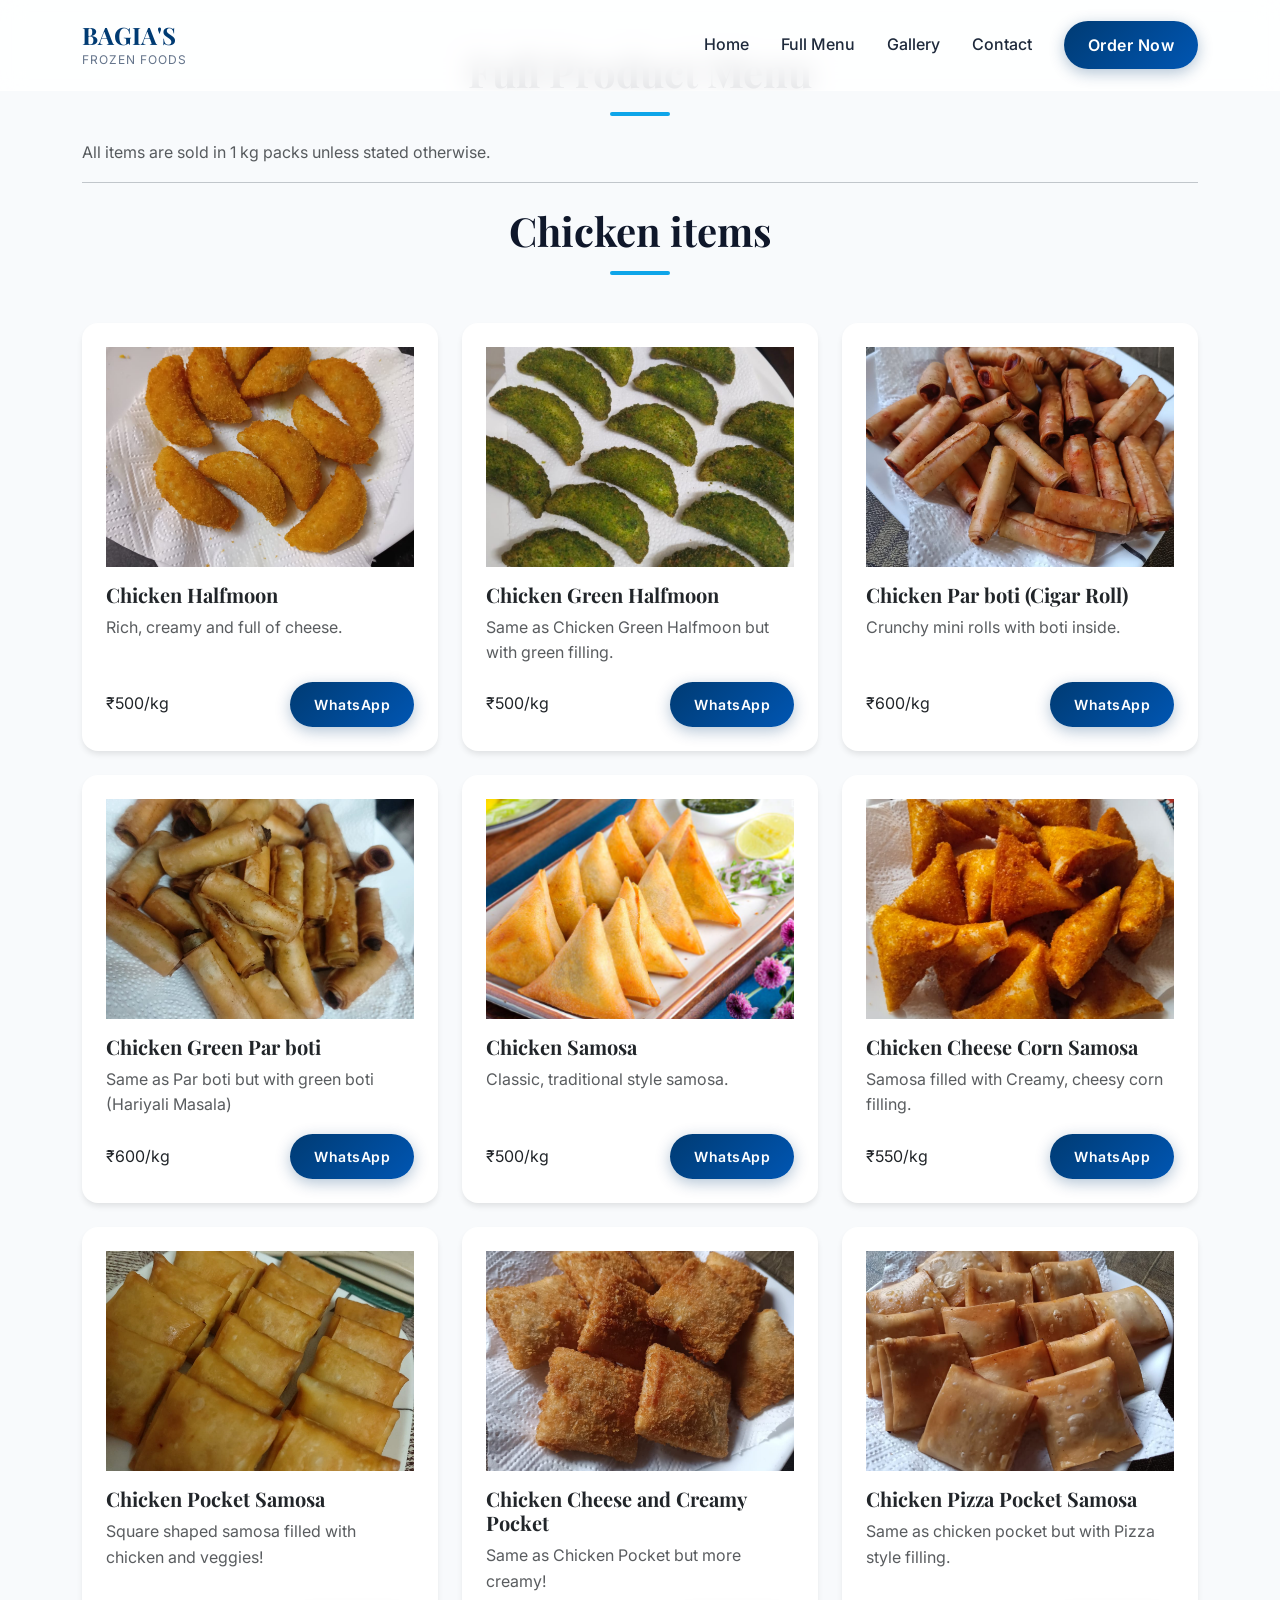
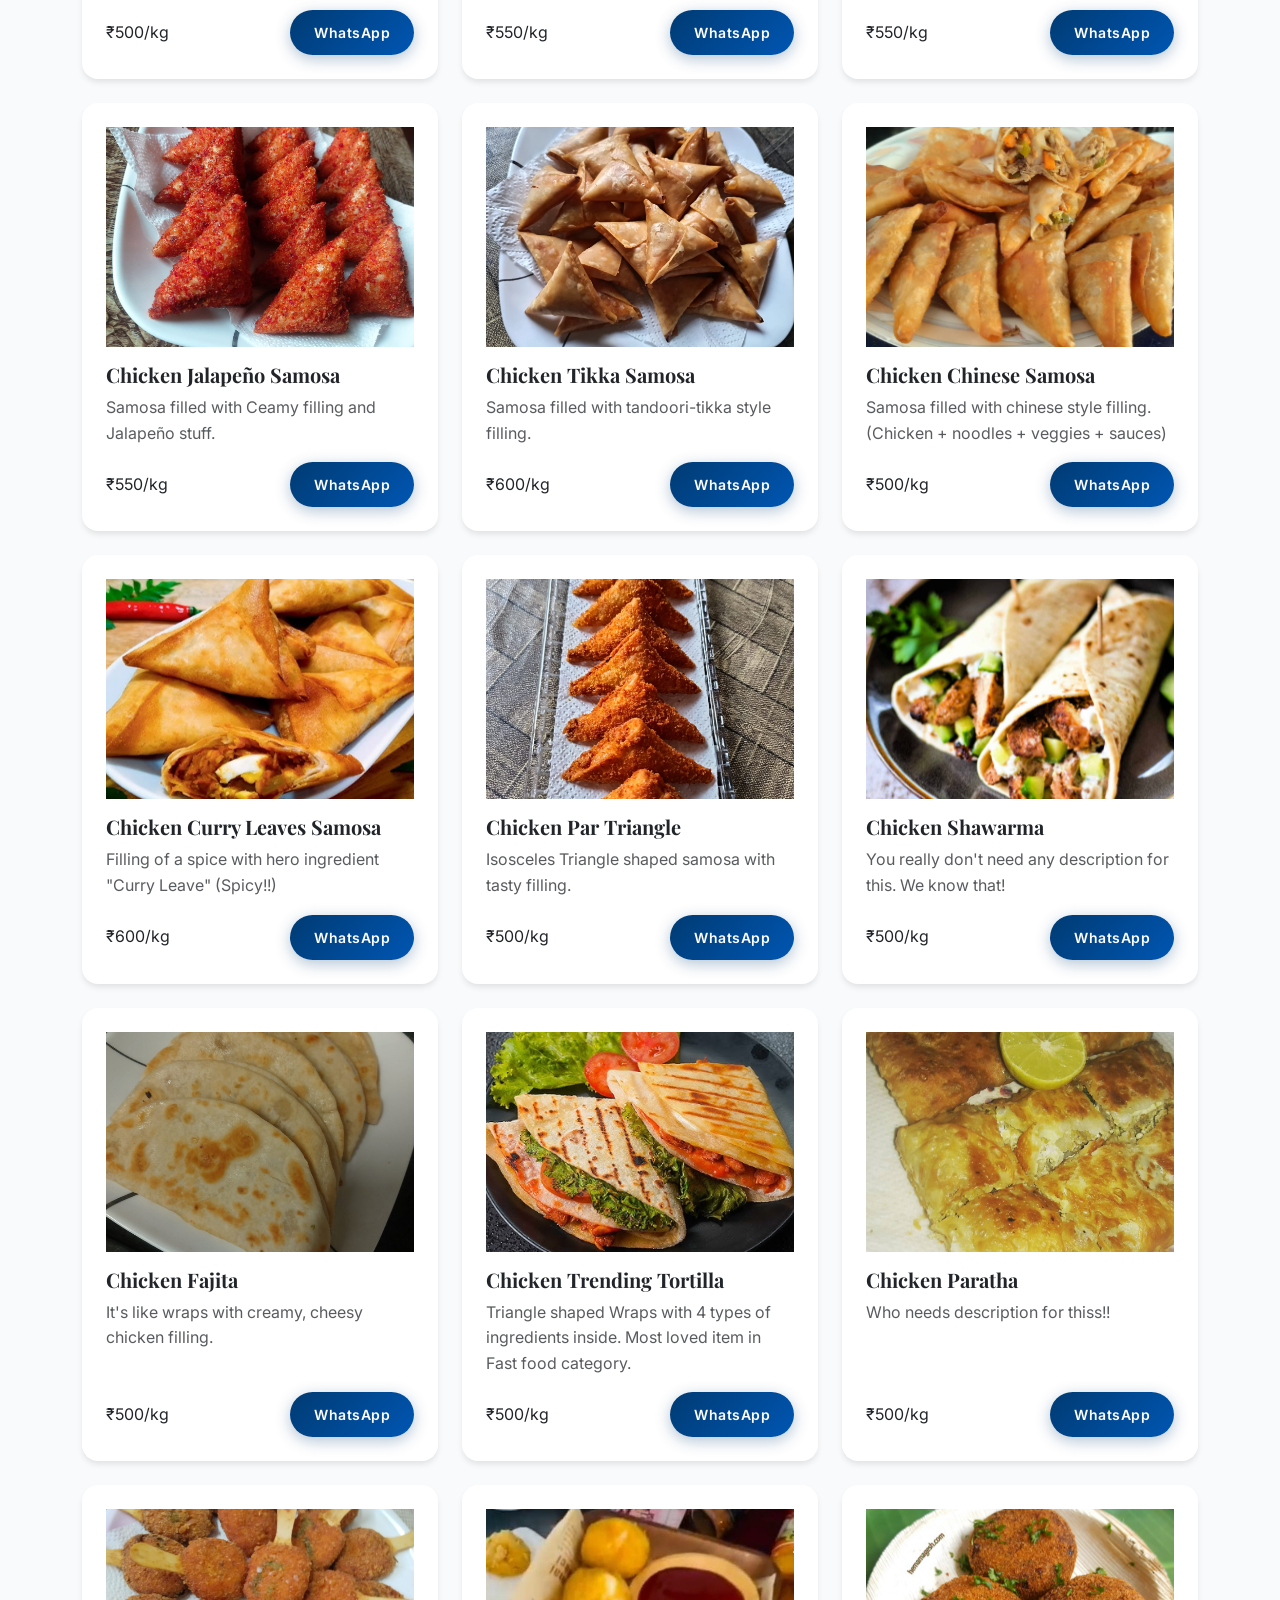
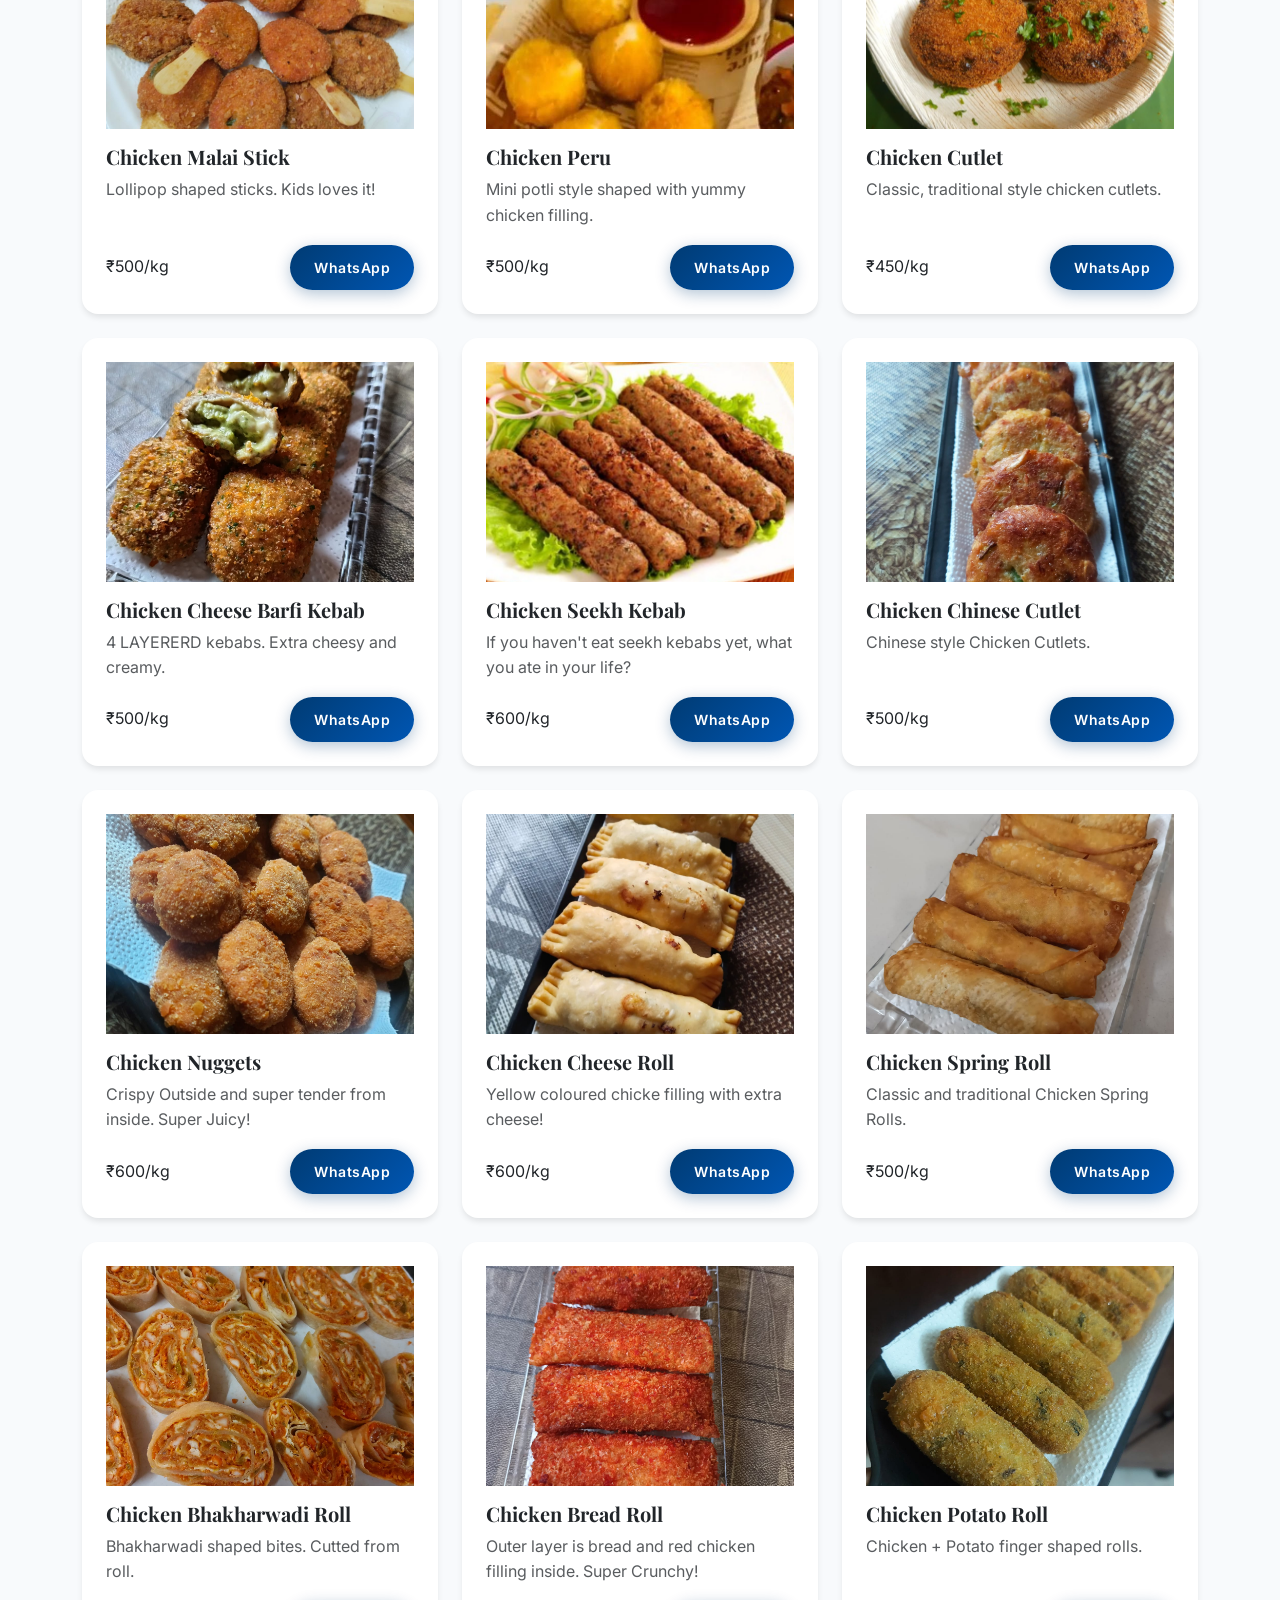
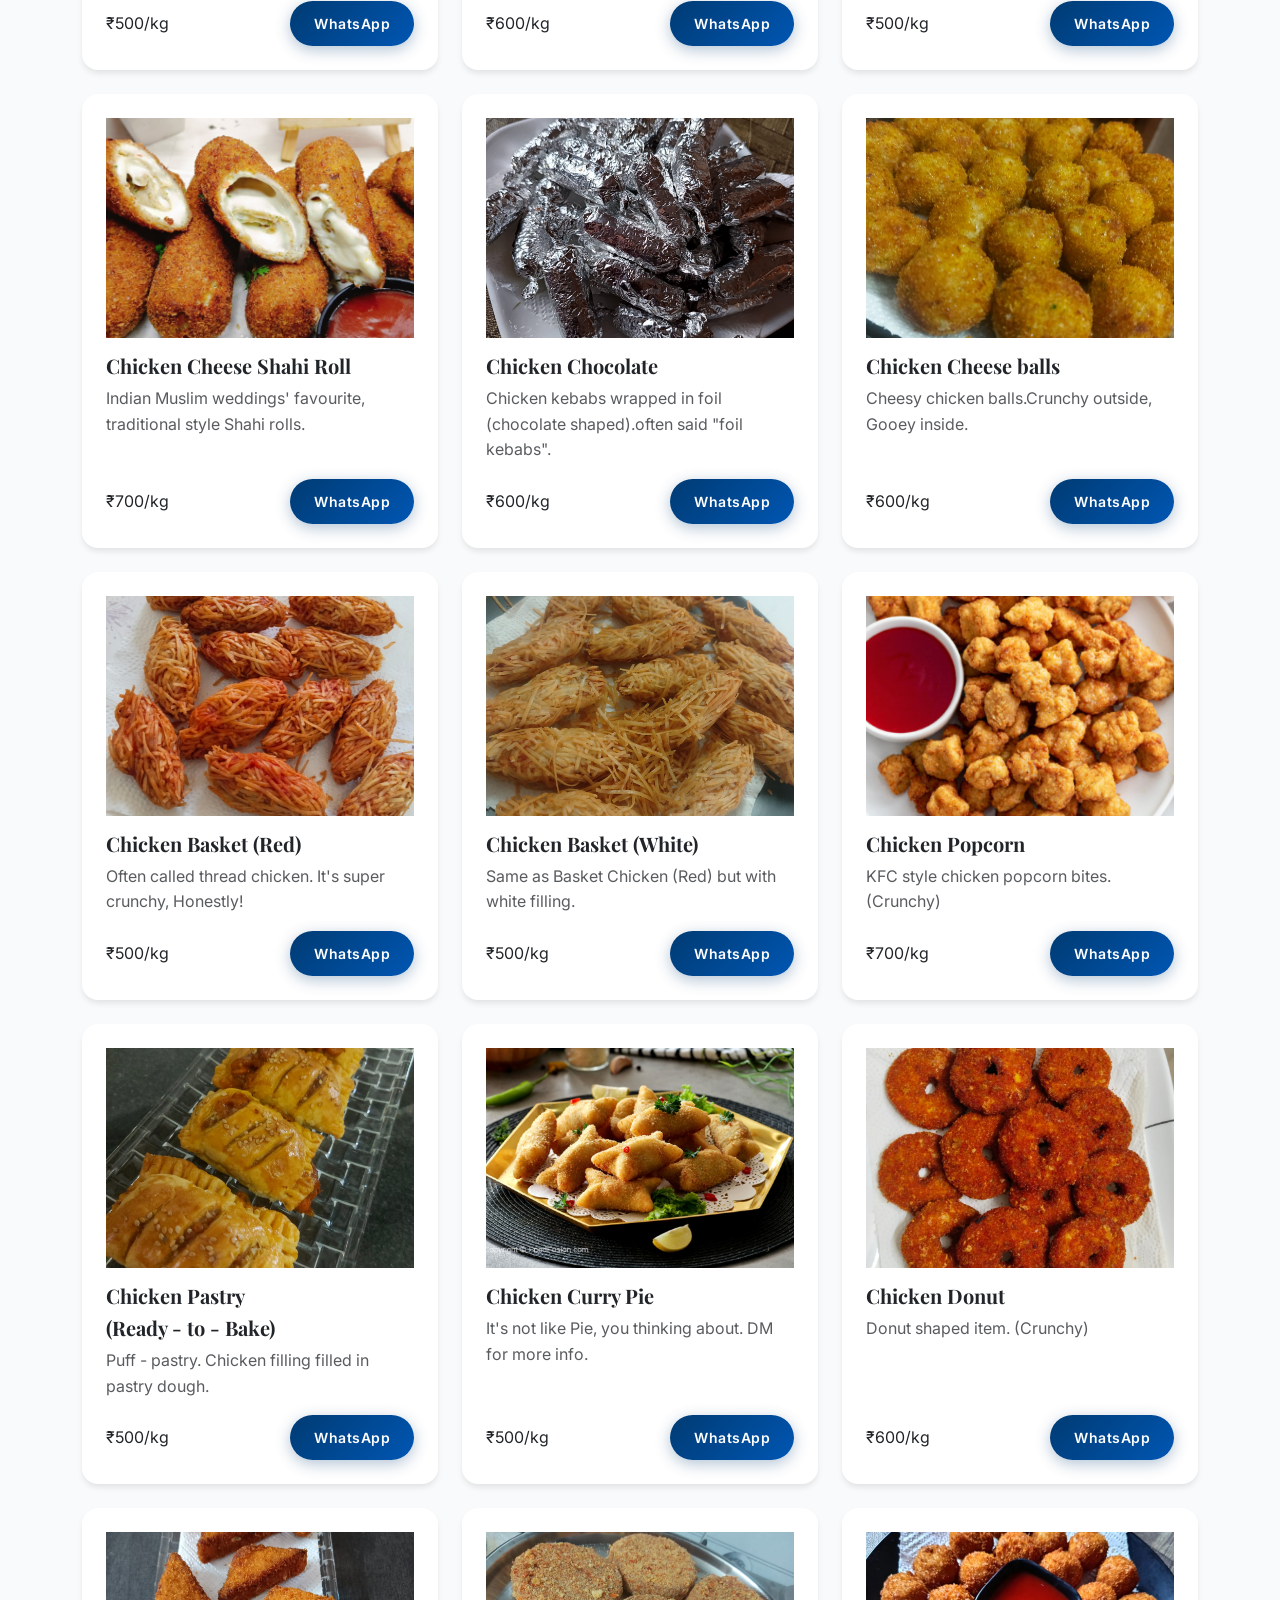
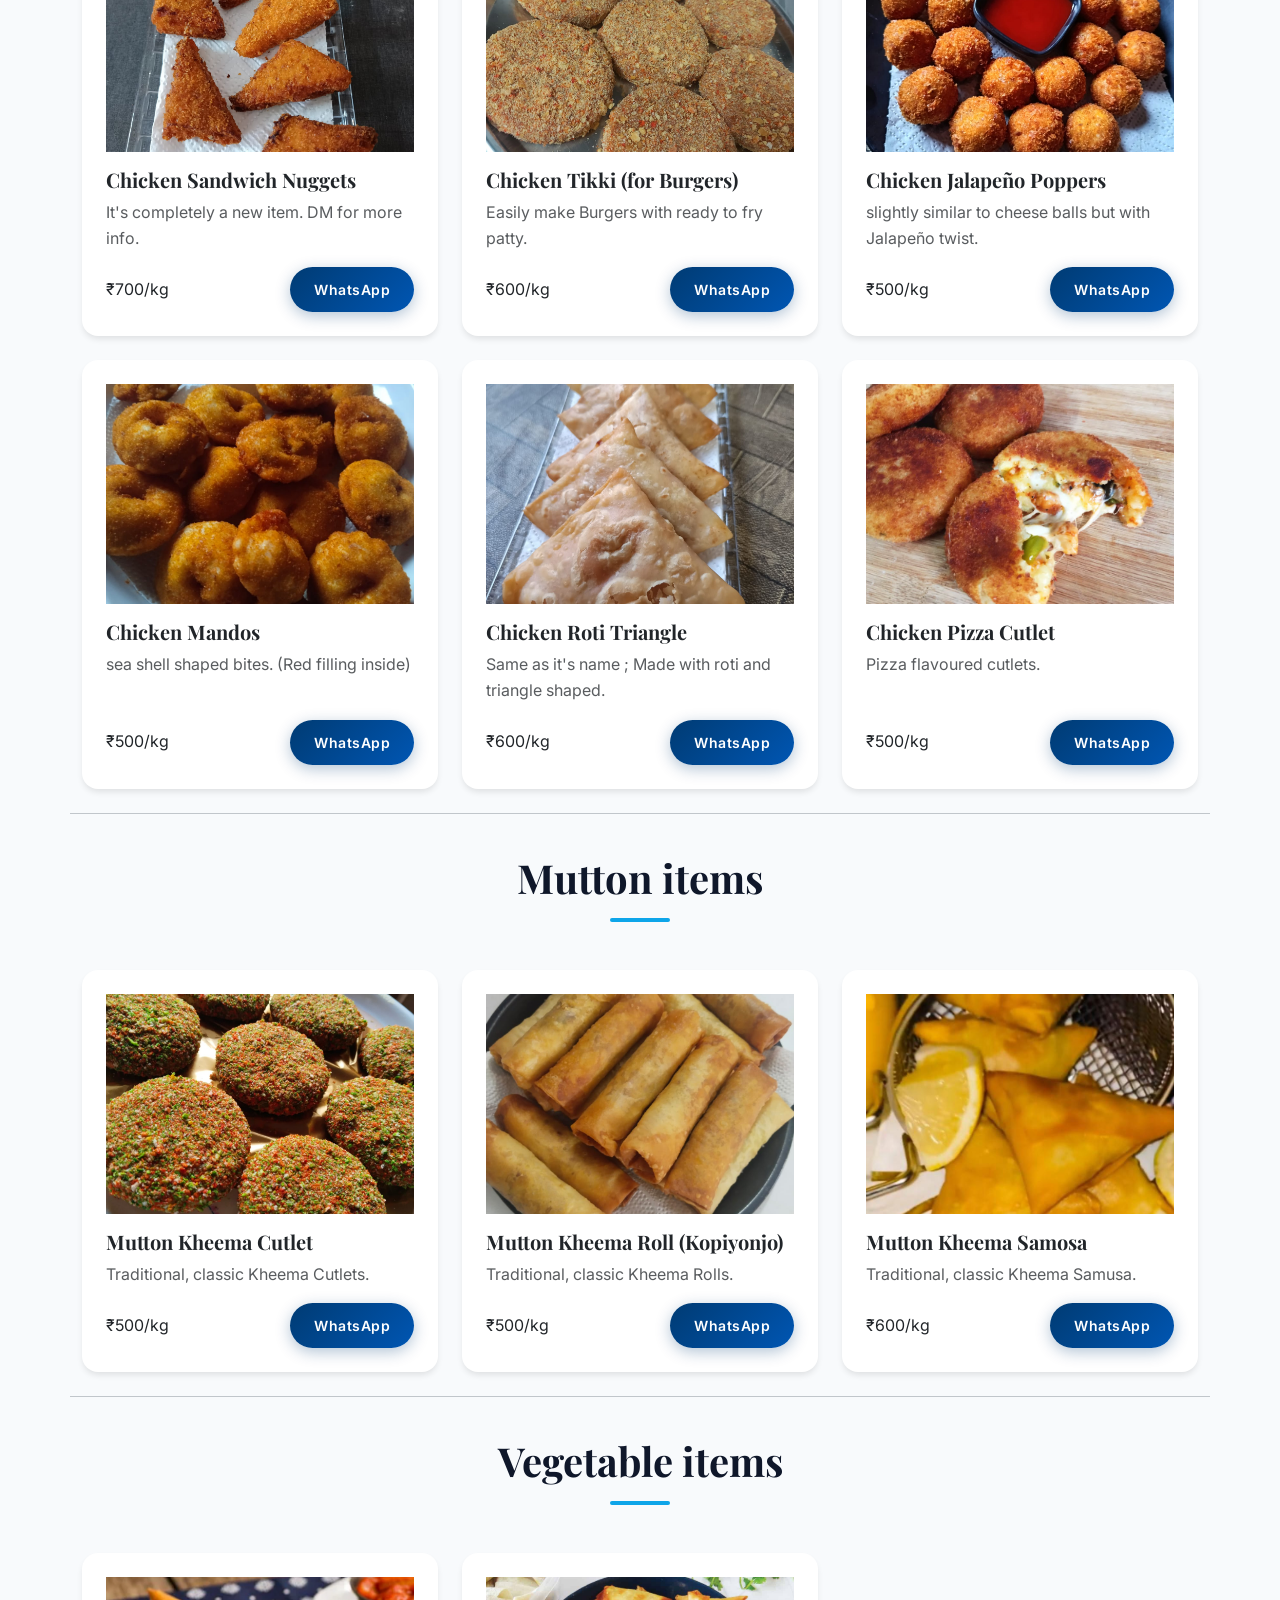
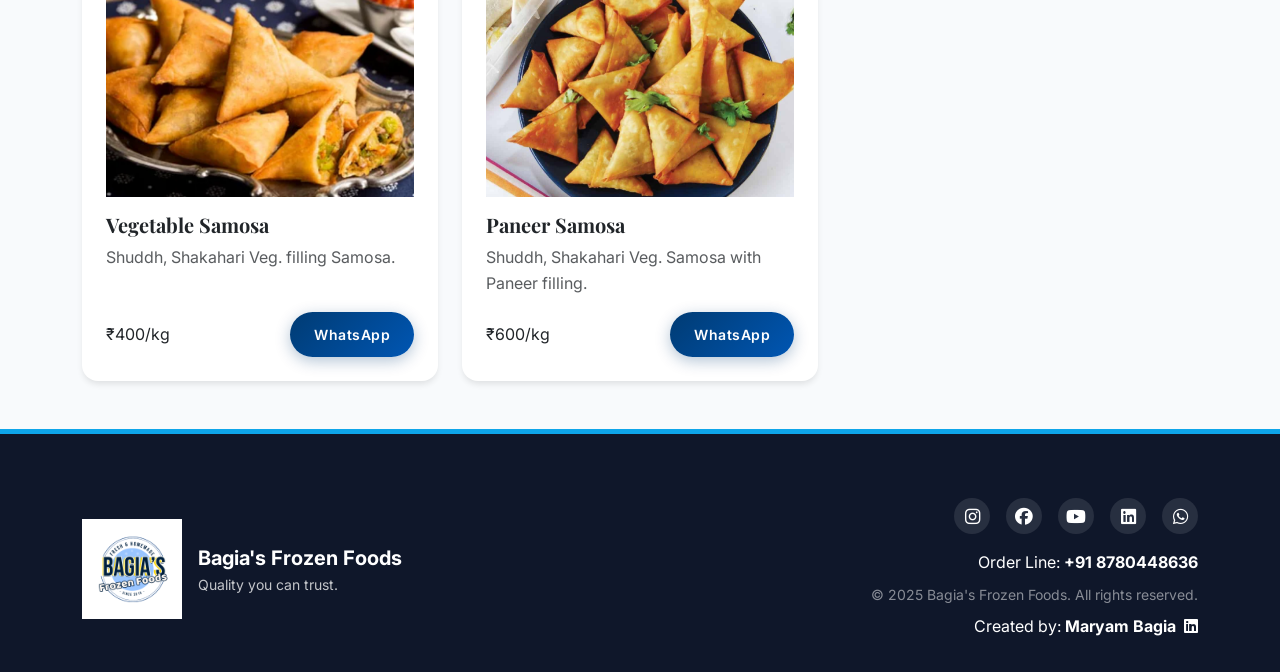
<file: products.html>
<!doctype html>
<html lang="en">

<head>
  <meta charset="utf-8" />
  <meta name="viewport" content="width=device-width, initial-scale=1" />
  <title>Products - BAGIA'S Frozen Foods</title>
  <link href="https://cdn.jsdelivr.net/npm/bootstrap@5.3.2/dist/css/bootstrap.min.css" rel="stylesheet">
  <link rel="stylesheet" href="https://cdnjs.cloudflare.com/ajax/libs/font-awesome/6.5.1/css/all.min.css">
  <link href="style.css" rel="stylesheet">
</head>

<body>
  <nav class="navbar navbar-expand-lg fixed-top">
    <div class="container">
      <a class="navbar-brand d-flex align-items-center gap-3" href="index.html">
        <div class="d-flex flex-column">
          <span class="brand-title">BAGIA'S</span>
          <span class="brand-sub">Frozen Foods</span>
        </div>
      </a>
      <button class="navbar-toggler" type="button" data-bs-toggle="collapse" data-bs-target="#navMenu">
        <span class="navbar-toggler-icon"></span>
      </button>
      <div class="collapse navbar-collapse" id="navMenu">
        <ul class="navbar-nav ms-auto align-items-center">
          <li class="nav-item"><a class="nav-link" href="index.html">Home</a></li>
          <li class="nav-item"><a class="nav-link active" href="#">Full Menu</a></li>
          <li class="nav-item"><a class="nav-link" href="index.html#gallery">Gallery</a></li>
          <li class="nav-item"><a class="nav-link" href="index.html#contact">Contact</a></li>
          <li class="nav-item ms-lg-3 mt-3 mt-lg-0">
            <a class="btn btn-primary" href="index.html#order">Order Now</a>
          </li>
        </ul>
      </div>
    </div>
  </nav>

  <main class="py-5">
    <div class="container">
      <h1 class="section-title mb-4 fw-bold">Full Product Menu</h1>
      <p class="text-muted mb-3">All items are sold in 1 kg packs unless stated otherwise.</p>
      <hr class="mb-4 mt-3">

      <h2 class="section-title mb-4">Chicken items</h2>

      <div id="menu" class="row g-4 mt-3">

        <div class="col-12 col-md-6 col-lg-4">
          <div class="card product-card h-100">
            <div class="card-body d-flex flex-column">
              <div class="img-wrapper mb-3"><img src="halfmoon.jpeg" alt="Chicken Halfmoon"></div>
              <h5 class="card-title">Chicken Halfmoon</h5>
              <p class="card-text text-muted">Rich, creamy and full of cheese.</p>
              <div class="mt-auto d-flex justify-content-between align-items-center">
                <div class="price">₹500/kg</div>
                <div class="btn-group">
                  <a href="https://wa.me/918780448636?text=Hi%20I%20want%20to%20order%20Chicken%20Halfmoon"
                    target="_blank" class="btn btn-sm btn-primary">WhatsApp</a>
                </div>
              </div>
            </div>
          </div>
        </div>

        <div class="col-12 col-md-6 col-lg-4">
          <div class="card product-card h-100">
            <div class="card-body d-flex flex-column">
              <div class="img-wrapper mb-3"><img src="green halfmoon.jpeg" alt="Green Halfmoon"></div>
              <h5 class="card-title">Chicken Green Halfmoon</h5>
              <p class="card-text text-muted">Same as Chicken Green Halfmoon but with green filling.</p>
              <div class="mt-auto d-flex justify-content-between align-items-center">
                <div class="price">₹500/kg</div>
                <div class="btn-group">
                  <a href="https://wa.me/918780448636?text=Hi%20I%20want%20to%20order%20Chicken%20Green%20Halfmoon"
                    target="_blank" class="btn btn-sm btn-primary">WhatsApp</a>
                </div>
              </div>
            </div>
          </div>
        </div>

        <div class="col-12 col-md-6 col-lg-4">
          <div class="card product-card h-100">
            <div class="card-body d-flex flex-column">
              <div class="img-wrapper mb-3"><img src="par boti.jpeg" alt="Chicken Par boti"></div>
              <h5 class="card-title">Chicken Par boti (Cigar Roll)</h5>
              <p class="card-text text-muted">Crunchy mini rolls with boti inside.</p>
              <div class="mt-auto d-flex justify-content-between align-items-center">
                <div class="price">₹600/kg</div>
                <div class="btn-group">
                  <a href="https://wa.me/918780448636?text=Hi%20I%20want%20to%20order%20Chicken%20Par%20boti"
                    target="_blank" class="btn btn-sm btn-primary">WhatsApp</a>
                </div>
              </div>
            </div>
          </div>
        </div>

        <div class="col-12 col-md-6 col-lg-4">
          <div class="card product-card h-100">
            <div class="card-body d-flex flex-column">
              <div class="img-wrapper mb-3"><img src="green par boti.jpeg" alt="Chicken Green Par boti"></div>
              <h5 class="card-title">Chicken Green Par boti</h5>
              <p class="card-text text-muted">Same as Par boti but with green boti (Hariyali Masala)</p>
              <div class="mt-auto d-flex justify-content-between align-items-center">
                <div class="price">₹600/kg</div>
                <div class="btn-group">
                  <a href="https://wa.me/918780448636?text=Hi%20I%20want%20to%20order%20Chicken%20Green%20Par%20boti"
                    target="_blank" class="btn btn-sm btn-primary">WhatsApp</a>
                </div>
              </div>
            </div>
          </div>
        </div>

        <div class="col-12 col-md-6 col-lg-4">
          <div class="card product-card h-100">
            <div class="card-body d-flex flex-column">
              <div class="img-wrapper mb-3"><img src="chicken samosa.png" alt="Chicken Samosa"></div>
              <h5 class="card-title">Chicken Samosa</h5>
              <p class="card-text text-muted">Classic, traditional style samosa.</p>
              <div class="mt-auto d-flex justify-content-between align-items-center">
                <div class="price">₹500/kg</div>
                <div class="btn-group">
                  <a href="https://wa.me/918780448636?text=Hi%20I%20want%20to%20order%20Chicken%20Samosa"
                    target="_blank" class="btn btn-sm btn-primary">WhatsApp</a>
                </div>
              </div>
            </div>
          </div>
        </div>

        <div class="col-12 col-md-6 col-lg-4">
          <div class="card product-card h-100">
            <div class="card-body d-flex flex-column">
              <div class="img-wrapper mb-3"><img src="cheese corn samosa.jpeg" alt="Chicken Cheese Corn Samosa"></div>
              <h5 class="card-title">Chicken Cheese Corn Samosa</h5>
              <p class="card-text text-muted">Samosa filled with Creamy, cheesy corn filling.</p>
              <div class="mt-auto d-flex justify-content-between align-items-center">
                <div class="price">₹550/kg</div>
                <div class="btn-group">
                  <a href="https://wa.me/918780448636?text=Hi%20I%20want%20to%20order%20Chicken%20Cheese%Corn%20Samosa"
                    target="_blank" class="btn btn-sm btn-primary">WhatsApp</a>
                </div>
              </div>
            </div>
          </div>
        </div>

        <div class="col-12 col-md-6 col-lg-4">
          <div class="card product-card h-100">
            <div class="card-body d-flex flex-column">
              <div class="img-wrapper mb-3"><img src="pocket.jpeg" alt="Chicken Pocket Samosa"></div>
              <h5 class="card-title">Chicken Pocket Samosa</h5>
              <p class="card-text text-muted">Square shaped samosa filled with chicken and veggies!</p>
              <div class="mt-auto d-flex justify-content-between align-items-center">
                <div class="price">₹500/kg</div>
                <div class="btn-group">
                  <a href="https://wa.me/918780448636?text=Hi%20I%20want%20to%20order%20Chicken%20Pocket%20Samosa"
                    target="_blank" class="btn btn-sm btn-primary">WhatsApp</a>
                </div>
              </div>
            </div>
          </div>
        </div>

        <div class="col-12 col-md-6 col-lg-4">
          <div class="card product-card h-100">
            <div class="card-body d-flex flex-column">
              <div class="img-wrapper mb-3"><img src="creamy pocket.jpeg" alt="Chicken Creamy Pocket"></div>
              <h5 class="card-title">Chicken Cheese and Creamy Pocket</h5>
              <p class="card-text text-muted">Same as Chicken Pocket but more creamy!</p>
              <div class="mt-auto d-flex justify-content-between align-items-center">
                <div class="price">₹550/kg</div>
                <div class="btn-group">
                  <a href="https://wa.me/918780448636?text=Hi%20I%20want%20to%20order%20Chicken%20Cheese%and%20Creamy%Pocket"
                    target="_blank" class="btn btn-sm btn-primary">WhatsApp</a>
                </div>
              </div>
            </div>
          </div>
        </div>

        <div class="col-12 col-md-6 col-lg-4">
          <div class="card product-card h-100">
            <div class="card-body d-flex flex-column">
              <div class="img-wrapper mb-3"><img src="pizza pocket.jpeg" alt="Chicken Pizza Pocket"></div>
              <h5 class="card-title">Chicken Pizza Pocket Samosa</h5>
              <p class="card-text text-muted">Same as chicken pocket but with Pizza style filling.</p>
              <div class="mt-auto d-flex justify-content-between align-items-center">
                <div class="price">₹550/kg</div>
                <div class="btn-group">
                  <a href="https://wa.me/918780448636?text=Hi%20I%20want%20to%20order%20Chicken%20Pizza%20Pocket%20Samosa"
                    target="_blank" class="btn btn-sm btn-primary">WhatsApp</a>
                </div>
              </div>
            </div>
          </div>
        </div>

        <div class="col-12 col-md-6 col-lg-4">
          <div class="card product-card h-100">
            <div class="card-body d-flex flex-column">
              <div class="img-wrapper mb-3"><img src="Jalepeno samusa.jpeg" alt="Chicken Jalapeño Samosa"></div>
              <h5 class="card-title">Chicken Jalapeño Samosa</h5>
              <p class="card-text text-muted">Samosa filled with Ceamy filling and Jalapeño stuff.</p>
              <div class="mt-auto d-flex justify-content-between align-items-center">
                <div class="price">₹550/kg</div>
                <div class="btn-group">
                  <a href="https://wa.me/918780448636?text=Hi%20I%20want%20to%20order%20Chicken%20Jalapeño%20Samosa"
                    target="_blank" class="btn btn-sm btn-primary">WhatsApp</a>
                </div>
              </div>
            </div>
          </div>
        </div>

        <div class="col-12 col-md-6 col-lg-4">
          <div class="card product-card h-100">
            <div class="card-body d-flex flex-column">
              <div class="img-wrapper mb-3"><img src="tikka samusa.jpeg" alt="Chicken Tikka Samosa"></div>
              <h5 class="card-title">Chicken Tikka Samosa</h5>
              <p class="card-text text-muted">Samosa filled with tandoori-tikka style filling.</p>
              <div class="mt-auto d-flex justify-content-between align-items-center">
                <div class="price">₹600/kg</div>
                <div class="btn-group">
                  <a href="https://wa.me/918780448636?text=Hi%20I%20want%20to%20order%20Chicken%20Tikka%20Samosa"
                    target="_blank" class="btn btn-sm btn-primary">WhatsApp</a>
                </div>
              </div>
            </div>
          </div>
        </div>

        <div class="col-12 col-md-6 col-lg-4">
          <div class="card product-card h-100">
            <div class="card-body d-flex flex-column">
              <div class="img-wrapper mb-3"><img src="chinese samosa.png" alt="Chicken Chinese Samosa"></div>
              <h5 class="card-title">Chicken Chinese Samosa</h5>
              <p class="card-text text-muted">Samosa filled with chinese style filling.(Chicken + noodles + veggies +
                sauces)</p>
              <div class="mt-auto d-flex justify-content-between align-items-center">
                <div class="price">₹500/kg</div>
                <div class="btn-group">
                  <a href="https://wa.me/918780448636?text=Hi%20I%20want%20to%20order%20Chicken%20Chinese%20Samosa"
                    target="_blank" class="btn btn-sm btn-primary">WhatsApp</a>
                </div>
              </div>
            </div>
          </div>
        </div>

        <div class="col-12 col-md-6 col-lg-4">
          <div class="card product-card h-100">
            <div class="card-body d-flex flex-column">
              <div class="img-wrapper mb-3"><img src="curry leaves samosa.png" alt="Chicken Curry leaves Samosa"></div>
              <h5 class="card-title">Chicken Curry Leaves Samosa</h5>
              <p class="card-text text-muted">Filling of a spice with hero ingredient "Curry Leave" (Spicy!!)</p>
              <div class="mt-auto d-flex justify-content-between align-items-center">
                <div class="price">₹600/kg</div>
                <div class="btn-group">
                  <a href="https://wa.me/918780448636?text=Hi%20I%20want%20to%20order%20Chicken%20Curry%Leaves%20Samosa"
                    target="_blank" class="btn btn-sm btn-primary">WhatsApp</a>
                </div>
              </div>
            </div>
          </div>
        </div>

        <div class="col-12 col-md-6 col-lg-4">
          <div class="card product-card h-100">
            <div class="card-body d-flex flex-column">
              <div class="img-wrapper mb-3"><img src="par triangle.jpeg" alt="Chicken Par Triangle"></div>
              <h5 class="card-title">Chicken Par Triangle</h5>
              <p class="card-text text-muted">Isosceles Triangle shaped samosa with tasty filling.</p>
              <div class="mt-auto d-flex justify-content-between align-items-center">
                <div class="price">₹500/kg</div>
                <div class="btn-group">
                  <a href="https://wa.me/918780448636?text=Hi%20I%20want%20to%20order%20Chicken%20Par%Triangle"
                    target="_blank" class="btn btn-sm btn-primary">WhatsApp</a>
                </div>
              </div>
            </div>
          </div>
        </div>

        <div class="col-12 col-md-6 col-lg-4">
          <div class="card product-card h-100">
            <div class="card-body d-flex flex-column">
              <div class="img-wrapper mb-3"><img src="shawarma.png" alt="Chicken Shawarma"></div>
              <h5 class="card-title">Chicken Shawarma</h5>
              <p class="card-text text-muted">You really don't need any description for this. We know that!</p>
              <div class="mt-auto d-flex justify-content-between align-items-center">
                <div class="price">₹500/kg</div>
                <div class="btn-group">
                  <a href="https://wa.me/918780448636?text=Hi%20I%20want%20to%20order%20Chicken%20Shawarma"
                    target="_blank" class="btn btn-sm btn-primary">WhatsApp</a>
                </div>
              </div>
            </div>
          </div>
        </div>

        <div class="col-12 col-md-6 col-lg-4">
          <div class="card product-card h-100">
            <div class="card-body d-flex flex-column">
              <div class="img-wrapper mb-3"><img src="fajita.jpeg" alt="Chicken Fajita"></div>
              <h5 class="card-title">Chicken Fajita</h5>
              <p class="card-text text-muted">It's like wraps with creamy, cheesy chicken filling.</p>
              <div class="mt-auto d-flex justify-content-between align-items-center">
                <div class="price">₹500/kg</div>
                <div class="btn-group">
                  <a href="https://wa.me/918780448636?text=Hi%20I%20want%20to%20order%20Chicken%20Fajita"
                    target="_blank" class="btn btn-sm btn-primary">WhatsApp</a>
                </div>
              </div>
            </div>
          </div>
        </div>

        <div class="col-12 col-md-6 col-lg-4">
          <div class="card product-card h-100">
            <div class="card-body d-flex flex-column">
              <div class="img-wrapper mb-3"><img src="trending tortilla.png" alt="Chicken Trending Tortilla"></div>
              <h5 class="card-title">Chicken Trending Tortilla</h5>
              <p class="card-text text-muted">Triangle shaped Wraps with 4 types of ingredients inside. Most loved item
                in Fast food category.</p>
              <div class="mt-auto d-flex justify-content-between align-items-center">
                <div class="price">₹500/kg</div>
                <div class="btn-group">
                  <a href="https://wa.me/918780448636?text=Hi%20I%20want%20to%20order%20Chicken%20Trending%20Tortilla"
                    target="_blank" class="btn btn-sm btn-primary">WhatsApp</a>
                </div>
              </div>
            </div>
          </div>
        </div>

        <div class="col-12 col-md-6 col-lg-4">
          <div class="card product-card h-100">
            <div class="card-body d-flex flex-column">
              <div class="img-wrapper mb-3"><img src="chicken paratha.jpeg" alt="Chicken Paratha"></div>
              <h5 class="card-title">Chicken Paratha</h5>
              <p class="card-text text-muted">Who needs description for thiss!!</p>
              <div class="mt-auto d-flex justify-content-between align-items-center">
                <div class="price">₹500/kg</div>
                <div class="btn-group">
                  <a href="https://wa.me/918780448636?text=Hi%20I%20want%20to%20order%20Chicken%20Paratha"
                    target="_blank" class="btn btn-sm btn-primary">WhatsApp</a>
                </div>
              </div>
            </div>
          </div>
        </div>

        <div class="col-12 col-md-6 col-lg-4">
          <div class="card product-card h-100">
            <div class="card-body d-flex flex-column">
              <div class="img-wrapper mb-3"><img src="malai stick.jpeg" alt="Chicken Malai Stick"></div>
              <h5 class="card-title">Chicken Malai Stick</h5>
              <p class="card-text text-muted">Lollipop shaped sticks. Kids loves it!</p>
              <div class="mt-auto d-flex justify-content-between align-items-center">
                <div class="price">₹500/kg</div>
                <div class="btn-group">
                  <a href="https://wa.me/918780448636?text=Hi%20I%20want%20to%20order%20Chicken%20Malai%20Sticks"
                    target="_blank" class="btn btn-sm btn-primary">WhatsApp</a>
                </div>
              </div>
            </div>
          </div>
        </div>

        <div class="col-12 col-md-6 col-lg-4">
          <div class="card product-card h-100">
            <div class="card-body d-flex flex-column">
              <div class="img-wrapper mb-3"><img src="chicken peru.jpeg" alt="Chicken Peru"></div>
              <h5 class="card-title">Chicken Peru</h5>
              <p class="card-text text-muted">Mini potli style shaped with yummy chicken filling.</p>
              <div class="mt-auto d-flex justify-content-between align-items-center">
                <div class="price">₹500/kg</div>
                <div class="btn-group">
                  <a href="https://wa.me/918780448636?text=Hi%20I%20want%20to%20order%20Chicken%20Peru" target="_blank"
                    class="btn btn-sm btn-primary">WhatsApp</a>
                </div>
              </div>
            </div>
          </div>
        </div>

        <div class="col-12 col-md-6 col-lg-4">
          <div class="card product-card h-100">
            <div class="card-body d-flex flex-column">
              <div class="img-wrapper mb-3"><img src="chicken cutlet.png" alt="Chicken Cutlet"></div>
              <h5 class="card-title">Chicken Cutlet</h5>
              <p class="card-text text-muted">Classic, traditional style chicken cutlets.</p>
              <div class="mt-auto d-flex justify-content-between align-items-center">
                <div class="price">₹450/kg</div>
                <div class="btn-group">
                  <a href="https://wa.me/918780448636?text=Hi%20I%20want%20to%20order%20Chicken%20Cutlet"
                    target="_blank" class="btn btn-sm btn-primary">WhatsApp</a>
                </div>
              </div>
            </div>
          </div>
        </div>

        <div class="col-12 col-md-6 col-lg-4">
          <div class="card product-card h-100">
            <div class="card-body d-flex flex-column">
              <div class="img-wrapper mb-3"><img src="barfi kebab.jpeg" alt="Chicken Cheese Barfi Kebab"></div>
              <h5 class="card-title">Chicken Cheese Barfi Kebab</h5>
              <p class="card-text text-muted">4 LAYERERD kebabs. Extra cheesy and creamy.</p>
              <div class="mt-auto d-flex justify-content-between align-items-center">
                <div class="price">₹500/kg</div>
                <div class="btn-group">
                  <a href="https://wa.me/918780448636?text=Hi%20I%20want%20to%20order%20Chicken%20Cheese%20Barfi%20Kebab"
                    target="_blank" class="btn btn-sm btn-primary">WhatsApp</a>
                </div>
              </div>
            </div>
          </div>
        </div>

        <div class="col-12 col-md-6 col-lg-4">
          <div class="card product-card h-100">
            <div class="card-body d-flex flex-column">
              <div class="img-wrapper mb-3"><img src="seek kebab.png" alt="Chicken Seek Kebab"></div>
              <h5 class="card-title">Chicken Seekh Kebab</h5>
              <p class="card-text text-muted">If you haven't eat seekh kebabs yet, what you ate in your life?</p>
              <div class="mt-auto d-flex justify-content-between align-items-center">
                <div class="price">₹600/kg</div>
                <div class="btn-group">
                  <a href="https://wa.me/918780448636?text=Hi%20I%20want%20to%20order%20Chicken%20Seek%20Kebab"
                    target="_blank" class="btn btn-sm btn-primary">WhatsApp</a>
                </div>
              </div>
            </div>
          </div>
        </div>

        <div class="col-12 col-md-6 col-lg-4">
          <div class="card product-card h-100">
            <div class="card-body d-flex flex-column">
              <div class="img-wrapper mb-3"><img src="chinese cutlet.jpeg" alt="Chicken Chinese Cutlet"></div>
              <h5 class="card-title">Chicken Chinese Cutlet</h5>
              <p class="card-text text-muted">Chinese style Chicken Cutlets.</p>
              <div class="mt-auto d-flex justify-content-between align-items-center">
                <div class="price">₹500/kg</div>
                <div class="btn-group">
                  <a href="https://wa.me/918780448636?text=Hi%20I%20want%20to%20order%20Chicken%20Chinese%20Cutlet"
                    target="_blank" class="btn btn-sm btn-primary">WhatsApp</a>
                </div>
              </div>
            </div>
          </div>
        </div>

        <div class="col-12 col-md-6 col-lg-4">
          <div class="card product-card h-100">
            <div class="card-body d-flex flex-column">
              <div class="img-wrapper mb-3"><img src="nuggets.jpeg" alt="Chicken Nuggets"></div>
              <h5 class="card-title">Chicken Nuggets</h5>
              <p class="card-text text-muted">Crispy Outside and super tender from inside. Super Juicy!</p>
              <div class="mt-auto d-flex justify-content-between align-items-center">
                <div class="price">₹600/kg</div>
                <div class="btn-group">
                  <a href="https://wa.me/918780448636?text=Hi%20I%20want%20to%20order%20Chicken%20Nuggets"
                    target="_blank" class="btn btn-sm btn-primary">WhatsApp</a>
                </div>
              </div>
            </div>
          </div>
        </div>

        <div class="col-12 col-md-6 col-lg-4">
          <div class="card product-card h-100">
            <div class="card-body d-flex flex-column">
              <div class="img-wrapper mb-3"><img src="cheese roll.jpeg" alt="Chicken Cheese Roll"></div>
              <h5 class="card-title">Chicken Cheese Roll</h5>
              <p class="card-text text-muted">Yellow coloured chicke filling with extra cheese!</p>
              <div class="mt-auto d-flex justify-content-between align-items-center">
                <div class="price">₹600/kg</div>
                <div class="btn-group">
                  <a href="https://wa.me/918780448636?text=Hi%20I%20want%20to%20order%20Chicken%20Cheese%20Roll"
                    target="_blank" class="btn btn-sm btn-primary">WhatsApp</a>
                </div>
              </div>
            </div>
          </div>
        </div>

        <div class="col-12 col-md-6 col-lg-4">
          <div class="card product-card h-100">
            <div class="card-body d-flex flex-column">
              <div class="img-wrapper mb-3"><img src="spring roll.jpeg" alt="Chicken Spring Roll"></div>
              <h5 class="card-title">Chicken Spring Roll</h5>
              <p class="card-text text-muted">Classic and traditional Chicken Spring Rolls.</p>
              <div class="mt-auto d-flex justify-content-between align-items-center">
                <div class="price">₹500/kg</div>
                <div class="btn-group">
                  <a href="https://wa.me/918780448636?text=Hi%20I%20want%20to%20order%20Chicken%20Spring%20Roll"
                    target="_blank" class="btn btn-sm btn-primary">WhatsApp</a>
                </div>
              </div>
            </div>
          </div>
        </div>

        <div class="col-12 col-md-6 col-lg-4">
          <div class="card product-card h-100">
            <div class="card-body d-flex flex-column">
              <div class="img-wrapper mb-3"><img src="bhakharwadi roll.jpeg" alt="Chicken Bhakharwadi Roll"></div>
              <h5 class="card-title">Chicken Bhakharwadi Roll</h5>
              <p class="card-text text-muted">Bhakharwadi shaped bites. Cutted from roll.</p>
              <div class="mt-auto d-flex justify-content-between align-items-center">
                <div class="price">₹500/kg</div>
                <div class="btn-group">
                  <a href="https://wa.me/918780448636?text=Hi%20I%20want%20to%20order%20Chicken%20Bhakharwadi%20Roll"
                    target="_blank" class="btn btn-sm btn-primary">WhatsApp</a>
                </div>
              </div>
            </div>
          </div>
        </div>

        <div class="col-12 col-md-6 col-lg-4">
          <div class="card product-card h-100">
            <div class="card-body d-flex flex-column">
              <div class="img-wrapper mb-3"><img src="bread roll.jpeg" alt="Chicken Bread Roll"></div>
              <h5 class="card-title">Chicken Bread Roll</h5>
              <p class="card-text text-muted">Outer layer is bread and red chicken filling inside. Super Crunchy!</p>
              <div class="mt-auto d-flex justify-content-between align-items-center">
                <div class="price">₹600/kg</div>
                <div class="btn-group">
                  <a href="https://wa.me/918780448636?text=Hi%20I%20want%20to%20order%20Chicken%20Bread%20Roll"
                    target="_blank" class="btn btn-sm btn-primary">WhatsApp</a>
                </div>
              </div>
            </div>
          </div>
        </div>

        <div class="col-12 col-md-6 col-lg-4">
          <div class="card product-card h-100">
            <div class="card-body d-flex flex-column">
              <div class="img-wrapper mb-3"><img src="potato roll.jpeg" alt="Chicken Potato Roll"></div>
              <h5 class="card-title">Chicken Potato Roll</h5>
              <p class="card-text text-muted">Chicken + Potato finger shaped rolls.</p>
              <div class="mt-auto d-flex justify-content-between align-items-center">
                <div class="price">₹500/kg</div>
                <div class="btn-group">
                  <a href="https://wa.me/918780448636?text=Hi%20I%20want%20to%20order%20Chicken%20Potato%20Roll"
                    target="_blank" class="btn btn-sm btn-primary">WhatsApp</a>
                </div>
              </div>
            </div>
          </div>
        </div>

        <div class="col-12 col-md-6 col-lg-4">
          <div class="card product-card h-100">
            <div class="card-body d-flex flex-column">
              <div class="img-wrapper mb-3"><img src="shahi roll.png" alt="Chicken Shahi Roll"></div>
              <h5 class="card-title">Chicken Cheese Shahi Roll</h5>
              <p class="card-text text-muted">Indian Muslim weddings' favourite, traditional style Shahi rolls.</p>
              <div class="mt-auto d-flex justify-content-between align-items-center">
                <div class="price">₹700/kg</div>
                <div class="btn-group">
                  <a href="https://wa.me/918780448636?text=Hi%20I%20want%20to%20order%20Chicken%20Cheese%20Shahi%20Roll"
                    target="_blank" class="btn btn-sm btn-primary">WhatsApp</a>
                </div>
              </div>
            </div>
          </div>
        </div>

        <div class="col-12 col-md-6 col-lg-4">
          <div class="card product-card h-100">
            <div class="card-body d-flex flex-column">
              <div class="img-wrapper mb-3"><img src="chocolate.jpeg" alt="Chicken Chocolate"></div>
              <h5 class="card-title">Chicken Chocolate</h5>
              <p class="card-text text-muted">Chicken kebabs wrapped in foil (chocolate shaped).often said "foil
                kebabs".</p>
              <div class="mt-auto d-flex justify-content-between align-items-center">
                <div class="price">₹600/kg</div>
                <div class="btn-group">
                  <a href="https://wa.me/918780448636?text=Hi%20I%20want%20to%20order%20Chicken%20Chocolate"
                    target="_blank" class="btn btn-sm btn-primary">WhatsApp</a>
                </div>
              </div>
            </div>
          </div>
        </div>

        <div class="col-12 col-md-6 col-lg-4">
          <div class="card product-card h-100">
            <div class="card-body d-flex flex-column">
              <div class="img-wrapper mb-3"><img src="cheese ball.jpeg" alt="Chicken Cheese Ball"></div>
              <h5 class="card-title">Chicken Cheese balls</h5>
              <p class="card-text text-muted">Cheesy chicken balls.Crunchy outside, Gooey inside.</p>
              <div class="mt-auto d-flex justify-content-between align-items-center">
                <div class="price">₹600/kg</div>
                <div class="btn-group">
                  <a href="https://wa.me/918780448636?text=Hi%20I%20want%20to%20order%20Chicken%20Cheese%20Ball"
                    target="_blank" class="btn btn-sm btn-primary">WhatsApp</a>
                </div>
              </div>
            </div>
          </div>
        </div>

        <div class="col-12 col-md-6 col-lg-4">
          <div class="card product-card h-100">
            <div class="card-body d-flex flex-column">
              <div class="img-wrapper mb-3"><img src="chicken basket red.jpeg" alt="Chicken Basket (Red)"></div>
              <h5 class="card-title">Chicken Basket (Red)</h5>
              <p class="card-text text-muted">Often called thread chicken. It's super crunchy, Honestly!</p>
              <div class="mt-auto d-flex justify-content-between align-items-center">
                <div class="price">₹500/kg</div>
                <div class="btn-group">
                  <a href="https://wa.me/918780448636?text=Hi%20I%20want%20to%20order%20Chicken%20Basket%20(Red)"
                    target="_blank" class="btn btn-sm btn-primary">WhatsApp</a>
                </div>
              </div>
            </div>
          </div>
        </div>

        <div class="col-12 col-md-6 col-lg-4">
          <div class="card product-card h-100">
            <div class="card-body d-flex flex-column">
              <div class="img-wrapper mb-3"><img src="chicken basket white.jpeg" alt="Chicken Basket (White)"></div>
              <h5 class="card-title">Chicken Basket (White)</h5>
              <p class="card-text text-muted">Same as Basket Chicken (Red) but with white filling.</p>
              <div class="mt-auto d-flex justify-content-between align-items-center">
                <div class="price">₹500/kg</div>
                <div class="btn-group">
                  <a href="https://wa.me/918780448636?text=Hi%20I%20want%20to%20order%20Chicken%20Basket%20(White)"
                    target="_blank" class="btn btn-sm btn-primary">WhatsApp</a>
                </div>
              </div>
            </div>
          </div>
        </div>

        <div class="col-12 col-md-6 col-lg-4">
          <div class="card product-card h-100">
            <div class="card-body d-flex flex-column">
              <div class="img-wrapper mb-3"><img src="popcorn chicken.png" alt="Chicken Popcorn"></div>
              <h5 class="card-title">Chicken Popcorn</h5>
              <p class="card-text text-muted">KFC style chicken popcorn bites. (Crunchy)</p>
              <div class="mt-auto d-flex justify-content-between align-items-center">
                <div class="price">₹700/kg</div>
                <div class="btn-group">
                  <a href="https://wa.me/918780448636?text=Hi%20I%20want%20to%20order%20Chicken%20Popcorn"
                    target="_blank" class="btn btn-sm btn-primary">WhatsApp</a>
                </div>
              </div>
            </div>
          </div>
        </div>

        <div class="col-12 col-md-6 col-lg-4">
          <div class="card product-card h-100">
            <div class="card-body d-flex flex-column">
              <div class="img-wrapper mb-3"><img src="pastry.jpeg" alt="Chicken Pastry"></div>
              <h5 class="card-title fw-bold">Chicken Pastry</h5>
              <h6 class="card-title">(Ready - to - Bake)</h6>
              <p class="card-text text-muted">Puff - pastry. Chicken filling filled in pastry dough.</p>
              <div class="mt-auto d-flex justify-content-between align-items-center">
                <div class="price">₹500/kg</div>
                <div class="btn-group">
                  <a href="https://wa.me/918780448636?text=Hi%20I%20want%20to%20order%20Chicken%20Pastry"
                    target="_blank" class="btn btn-sm btn-primary">WhatsApp</a>
                </div>
              </div>
            </div>
          </div>
        </div>

        <div class="col-12 col-md-6 col-lg-4">
          <div class="card product-card h-100">
            <div class="card-body d-flex flex-column">
              <div class="img-wrapper mb-3"><img src="curry pie.png" alt="Chicken Curry Pie"></div>
              <h5 class="card-title fw-bold">Chicken Curry Pie</h5>
              <p class="card-text text-muted">It's not like Pie, you thinking about. DM for more info.</p>
              <div class="mt-auto d-flex justify-content-between align-items-center">
                <div class="price">₹500/kg</div>
                <div class="btn-group">
                  <a href="https://wa.me/918780448636?text=Hi%20I%20want%20to%20order%20Chicken%20Curry%20Pie"
                    target="_blank" class="btn btn-sm btn-primary">WhatsApp</a>
                </div>
              </div>
            </div>
          </div>
        </div>

        <div class="col-12 col-md-6 col-lg-4">
          <div class="card product-card h-100">
            <div class="card-body d-flex flex-column">
              <div class="img-wrapper mb-3"><img src="donut.jpeg" alt="Chicken Donut"></div>
              <h5 class="card-title fw-bold">Chicken Donut</h5>
              <p class="card-text text-muted">Donut shaped item. (Crunchy)</p>
              <div class="mt-auto d-flex justify-content-between align-items-center">
                <div class="price">₹600/kg</div>
                <div class="btn-group">
                  <a href="https://wa.me/918780448636?text=Hi%20I%20want%20to%20order%20Chicken%20Donut" target="_blank"
                    class="btn btn-sm btn-primary">WhatsApp</a>
                </div>
              </div>
            </div>
          </div>
        </div>

        <div class="col-12 col-md-6 col-lg-4">
          <div class="card product-card h-100">
            <div class="card-body d-flex flex-column">
              <div class="img-wrapper mb-3"><img src="sandwich nugget.jpeg" alt="Chicken Sandwich Nugget"></div>
              <h5 class="card-title fw-bold">Chicken Sandwich Nuggets</h5>
              <p class="card-text text-muted">It's completely a new item. DM for more info.</p>
              <div class="mt-auto d-flex justify-content-between align-items-center">
                <div class="price">₹700/kg</div>
                <div class="btn-group">
                  <a href="https://wa.me/918780448636?text=Hi%20I%20want%20to%20order%20Chicken%20Sandwich%20Nugget"
                    target="_blank" class="btn btn-sm btn-primary">WhatsApp</a>
                </div>
              </div>
            </div>
          </div>
        </div>

        <div class="col-12 col-md-6 col-lg-4">
          <div class="card product-card h-100">
            <div class="card-body d-flex flex-column">
              <div class="img-wrapper mb-3"><img src="tikki.jpeg" alt="Chicken Tikki"></div>
              <h5 class="card-title fw-bold">Chicken Tikki (for Burgers)</h5>
              <p class="card-text text-muted">Easily make Burgers with ready to fry patty.</p>
              <div class="mt-auto d-flex justify-content-between align-items-center">
                <div class="price">₹600/kg</div>
                <div class="btn-group">
                  <a href="https://wa.me/918780448636?text=Hi%20I%20want%20to%20order%20Chicken%20Tikki%20(For Burgers)"
                    target="_blank" class="btn btn-sm btn-primary">WhatsApp</a>
                </div>
              </div>
            </div>
          </div>
        </div>

        <div class="col-12 col-md-6 col-lg-4">
          <div class="card product-card h-100">
            <div class="card-body d-flex flex-column">
              <div class="img-wrapper mb-3"><img src="Jalepeno poppers.jpeg" alt="Chicken Jalapeño Poppers"></div>
              <h5 class="card-title fw-bold">Chicken Jalapeño Poppers</h5>
              <p class="card-text text-muted">slightly similar to cheese balls but with Jalapeño twist.</p>
              <div class="mt-auto d-flex justify-content-between align-items-center">
                <div class="price">₹500/kg</div>
                <div class="btn-group">
                  <a href="https://wa.me/918780448636?text=Hi%20I%20want%20to%20order%20Chicken%20Jalapeño%20Poppers"
                    target="_blank" class="btn btn-sm btn-primary">WhatsApp</a>
                </div>
              </div>
            </div>
          </div>
        </div>

        <div class="col-12 col-md-6 col-lg-4">
          <div class="card product-card h-100">
            <div class="card-body d-flex flex-column">
              <div class="img-wrapper mb-3"><img src="mandos.jpeg" alt="Chicken Mandos"></div>
              <h5 class="card-title fw-bold">Chicken Mandos</h5>
              <p class="card-text text-muted">sea shell shaped bites. (Red filling inside)</p>
              <div class="mt-auto d-flex justify-content-between align-items-center">
                <div class="price">₹500/kg</div>
                <div class="btn-group">
                  <a href="https://wa.me/918780448636?text=Hi%20I%20want%20to%20order%20Chicken%20Mandos"
                    target="_blank" class="btn btn-sm btn-primary">WhatsApp</a>
                </div>
              </div>
            </div>
          </div>
        </div>

        <div class="col-12 col-md-6 col-lg-4">
          <div class="card product-card h-100">
            <div class="card-body d-flex flex-column">
              <div class="img-wrapper mb-3"><img src="roti triangle.jpeg" alt="Chicken Roti Triangle"></div>
              <h5 class="card-title fw-bold">Chicken Roti Triangle</h5>
              <p class="card-text text-muted">Same as it's name ; Made with roti and triangle shaped.</p>
              <div class="mt-auto d-flex justify-content-between align-items-center">
                <div class="price">₹600/kg</div>
                <div class="btn-group">
                  <a href="https://wa.me/918780448636?text=Hi%20I%20want%20to%20order%20Chicken%20Roti%20Triangle"
                    target="_blank" class="btn btn-sm btn-primary">WhatsApp</a>
                </div>
              </div>
            </div>
          </div>
        </div>

        <div class="col-12 col-md-6 col-lg-4">
          <div class="card product-card h-100">
            <div class="card-body d-flex flex-column">
              <div class="img-wrapper mb-3"><img src="pizza cutlet.png" alt="Chicken Pizza Cutlet"></div>
              <h5 class="card-title fw-bold">Chicken Pizza Cutlet</h5>
              <p class="card-text text-muted">Pizza flavoured cutlets.</p>
              <div class="mt-auto d-flex justify-content-between align-items-center">
                <div class="price">₹500/kg</div>
                <div class="btn-group">
                  <a href="https://wa.me/918780448636?text=Hi%20I%20want%20to%20order%20Chicken%20Pizza%20Cutlet"
                    target="_blank" class="btn btn-sm btn-primary">WhatsApp</a>
                </div>
              </div>
            </div>
          </div>
        </div>
        <hr>

        <h2 class="section-title mb-4">Mutton items</h2>

        <div class="col-12 col-md-6 col-lg-4">
          <div class="card product-card h-100">
            <div class="card-body d-flex flex-column">
              <div class="img-wrapper mb-3"><img src="kheema cutlet.jpeg" alt="Mutton Kheema Cutlet"></div>
              <h5 class="card-title fw-bold">Mutton Kheema Cutlet</h5>
              <p class="card-text text-muted">Traditional, classic Kheema Cutlets.</p>
              <div class="mt-auto d-flex justify-content-between align-items-center">
                <div class="price">₹500/kg</div>
                <div class="btn-group">
                  <a href="https://wa.me/918780448636?text=Hi%20I%20want%20to%20order%20Mutton%20Kheema%20Cutlet"
                    target="_blank" class="btn btn-sm btn-primary">WhatsApp</a>
                </div>
              </div>
            </div>
          </div>
        </div>

        <div class="col-12 col-md-6 col-lg-4">
          <div class="card product-card h-100">
            <div class="card-body d-flex flex-column">
              <div class="img-wrapper mb-3"><img src="kopiyonjo.jpeg" alt="Mutton Kheema Roll (Kopiyonjo)"></div>
              <h5 class="card-title fw-bold">Mutton Kheema Roll (Kopiyonjo)</h5>
              <p class="card-text text-muted">Traditional, classic Kheema Rolls.</p>
              <div class="mt-auto d-flex justify-content-between align-items-center">
                <div class="price">₹500/kg</div>
                <div class="btn-group">
                  <a href="https://wa.me/918780448636?text=Hi%20I%20want%20to%20order%20Mutton%20Kheema%20Roll%20(Kopiyonjo)"
                    target="_blank" class="btn btn-sm btn-primary">WhatsApp</a>
                </div>
              </div>
            </div>
          </div>
        </div>

        <div class="col-12 col-md-6 col-lg-4">
          <div class="card product-card h-100">
            <div class="card-body d-flex flex-column">
              <div class="img-wrapper mb-3"><img src="mutton kheema samosa.jpeg" alt="Mutton Kheema Samosa"></div>
              <h5 class="card-title fw-bold">Mutton Kheema Samosa</h5>
              <p class="card-text text-muted">Traditional, classic Kheema Samusa.</p>
              <div class="mt-auto d-flex justify-content-between align-items-center">
                <div class="price">₹600/kg</div>
                <div class="btn-group">
                  <a href="https://wa.me/918780448636?text=Hi%20I%20want%20to%20order%20Mutton%20Kheema%20Samosa"
                    target="_blank" class="btn btn-sm btn-primary">WhatsApp</a>
                </div>
              </div>
            </div>
          </div>
        </div>

        <hr>
        <h2 class="section-title mb-4">Vegetable items</h2>

        <div class="col-12 col-md-6 col-lg-4">
          <div class="card product-card h-100">
            <div class="card-body d-flex flex-column">
              <div class="img-wrapper mb-3"><img src="vegetable samosa.png" alt="Vegetable Samosa"></div>
              <h5 class="card-title fw-bold">Vegetable Samosa</h5>
              <p class="card-text text-muted">Shuddh, Shakahari Veg. filling Samosa.</p>
              <div class="mt-auto d-flex justify-content-between align-items-center">
                <div class="price">₹400/kg</div>
                <div class="btn-group">
                  <a href="https://wa.me/918780448636?text=Hi%20I%20want%20to%20order%20Vegetable%20Samosa"
                    target="_blank" class="btn btn-sm btn-primary">WhatsApp</a>
                </div>
              </div>
            </div>
          </div>
        </div>

        <div class="col-12 col-md-6 col-lg-4">
          <div class="card product-card h-100">
            <div class="card-body d-flex flex-column">
              <div class="img-wrapper mb-3"><img src="paneer samosa.png" alt="Paneer Samosa"></div>
              <h5 class="card-title fw-bold">Paneer Samosa</h5>
              <p class="card-text text-muted">Shuddh, Shakahari Veg. Samosa with Paneer filling.</p>
              <div class="mt-auto d-flex justify-content-between align-items-center">
                <div class="price">₹600/kg</div>
                <div class="btn-group">
                  <a href="https://wa.me/918780448636?text=Hi%20I%20want%20to%20order%20Paneer%20Samosa" target="_blank"
                    class="btn btn-sm btn-primary">WhatsApp</a>
                </div>
              </div>
            </div>
          </div>
        </div>
      </div> <!-- menu -->
    </div>
  </main>

  <footer>
    <div class="container text-center text-md-start">
      <div class="d-flex flex-column flex-md-row justify-content-between align-items-center gap-4">
        <div class="d-flex align-items-center gap-3">
          <img src="logo.png" alt="Logo" style="width: 100px; height: 100px;">
          <div>
            <div class="fw-bold fs-5">Bagia's Frozen Foods</div>
            <div class="small opacity-75">Quality you can trust.</div>
          </div>
        </div>

        <div class="text-center text-md-end">
          <div class="social-links mb-3">
            <a href="#" class="social-icon"><i class="fa-brands fa-instagram"></i></a>
            <a href="#" class="social-icon"><i class="fa-brands fa-facebook"></i></a>
            <a href="#" class="social-icon"><i class="fa-brands fa-youtube"></i></a>
            <a href="#" class="social-icon"><i class="fa-brands fa-linkedin"></i></a>
            <a href="#" class="social-icon"><i class="fa-brands fa-whatsapp"></i></a>
          </div>
          <div class="mb-2">Order Line: <a href="tel:+918780448636" class="text-white fw-bold">+91 8780448636</a></div>
          <div class="small opacity-50">© 2025 Bagia's Frozen Foods. All rights reserved.</div>
          <div class="mt-2">Created by: <a href="#" class="text-white text-decoration-none fw-bold">Maryam Bagia <i
                class="fa-brands fa-linkedin ms-1"></i></a></div>
        </div>
      </div>
    </div>
  </footer>

  <script src="https://cdn.jsdelivr.net/npm/bootstrap@5.3.2/dist/js/bootstrap.bundle.min.js"></script>
  <script src="script.js"></script>
</body>

</html>
</file>
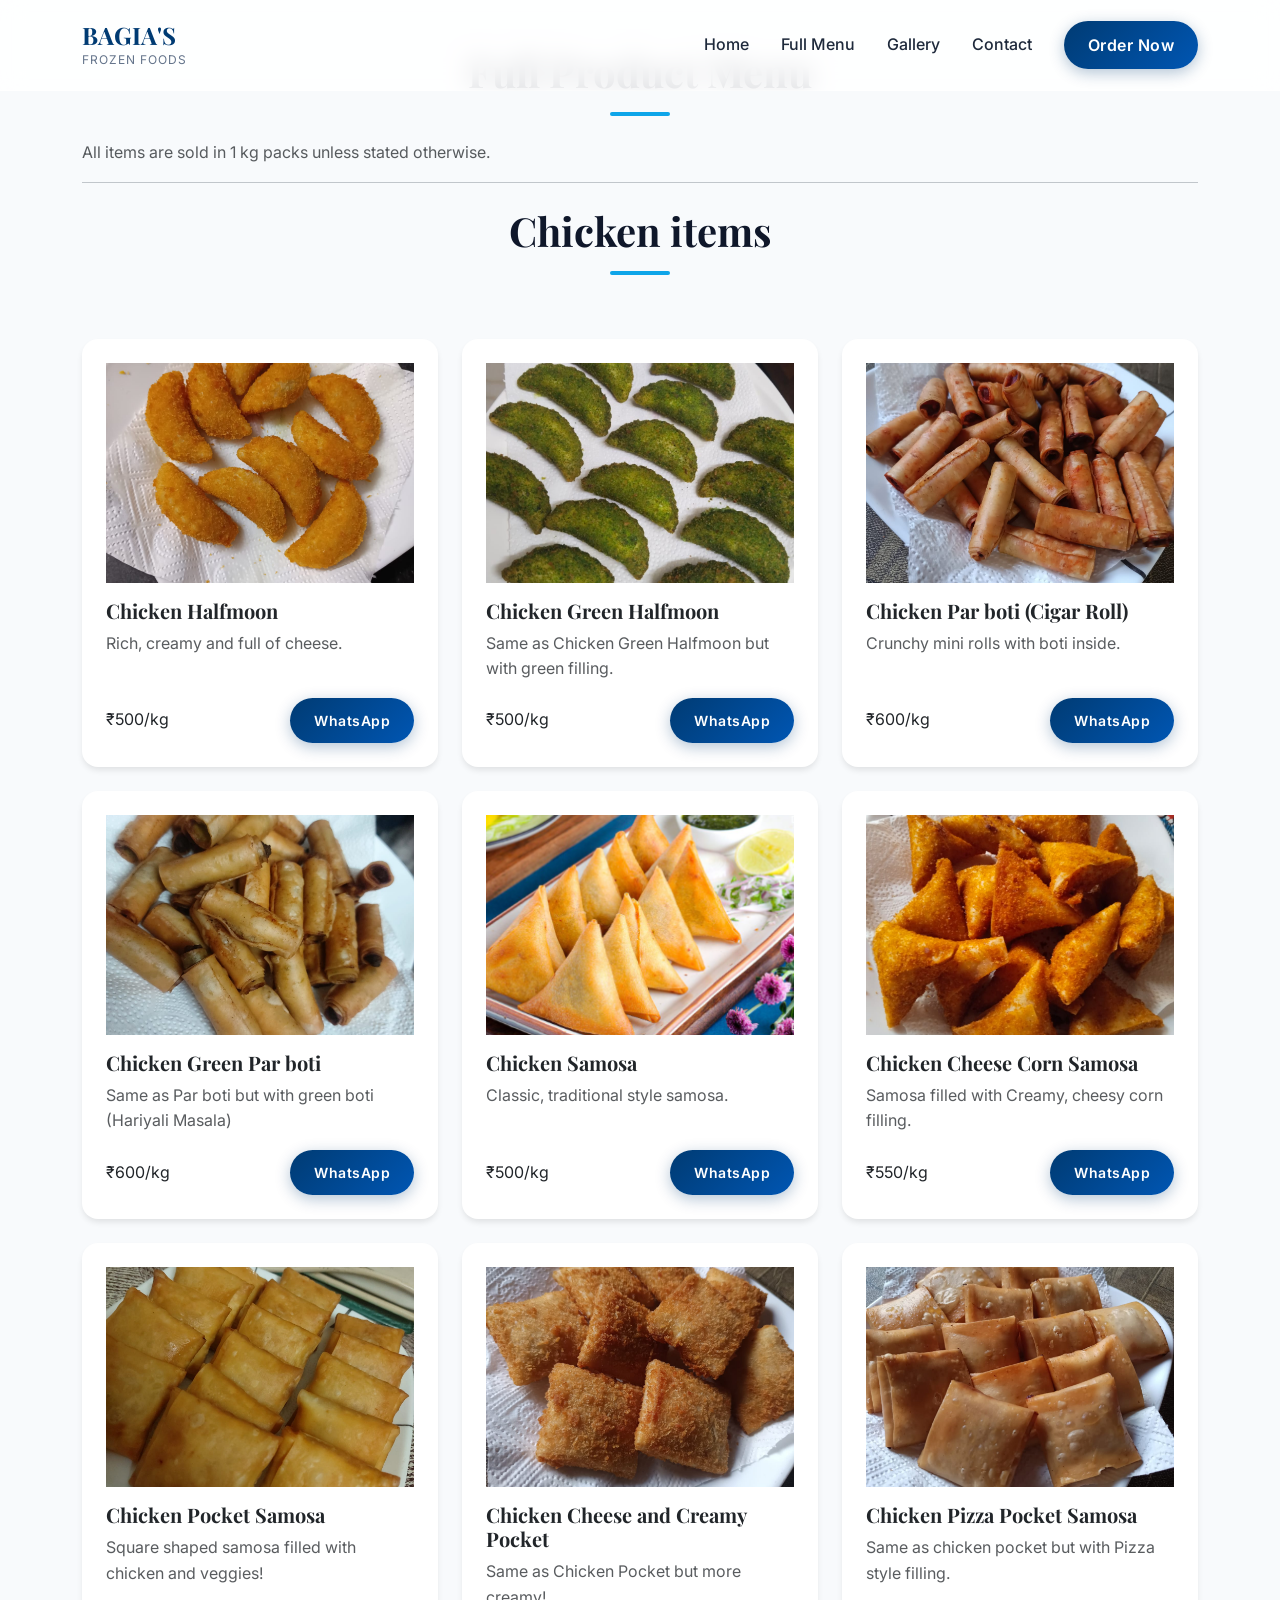
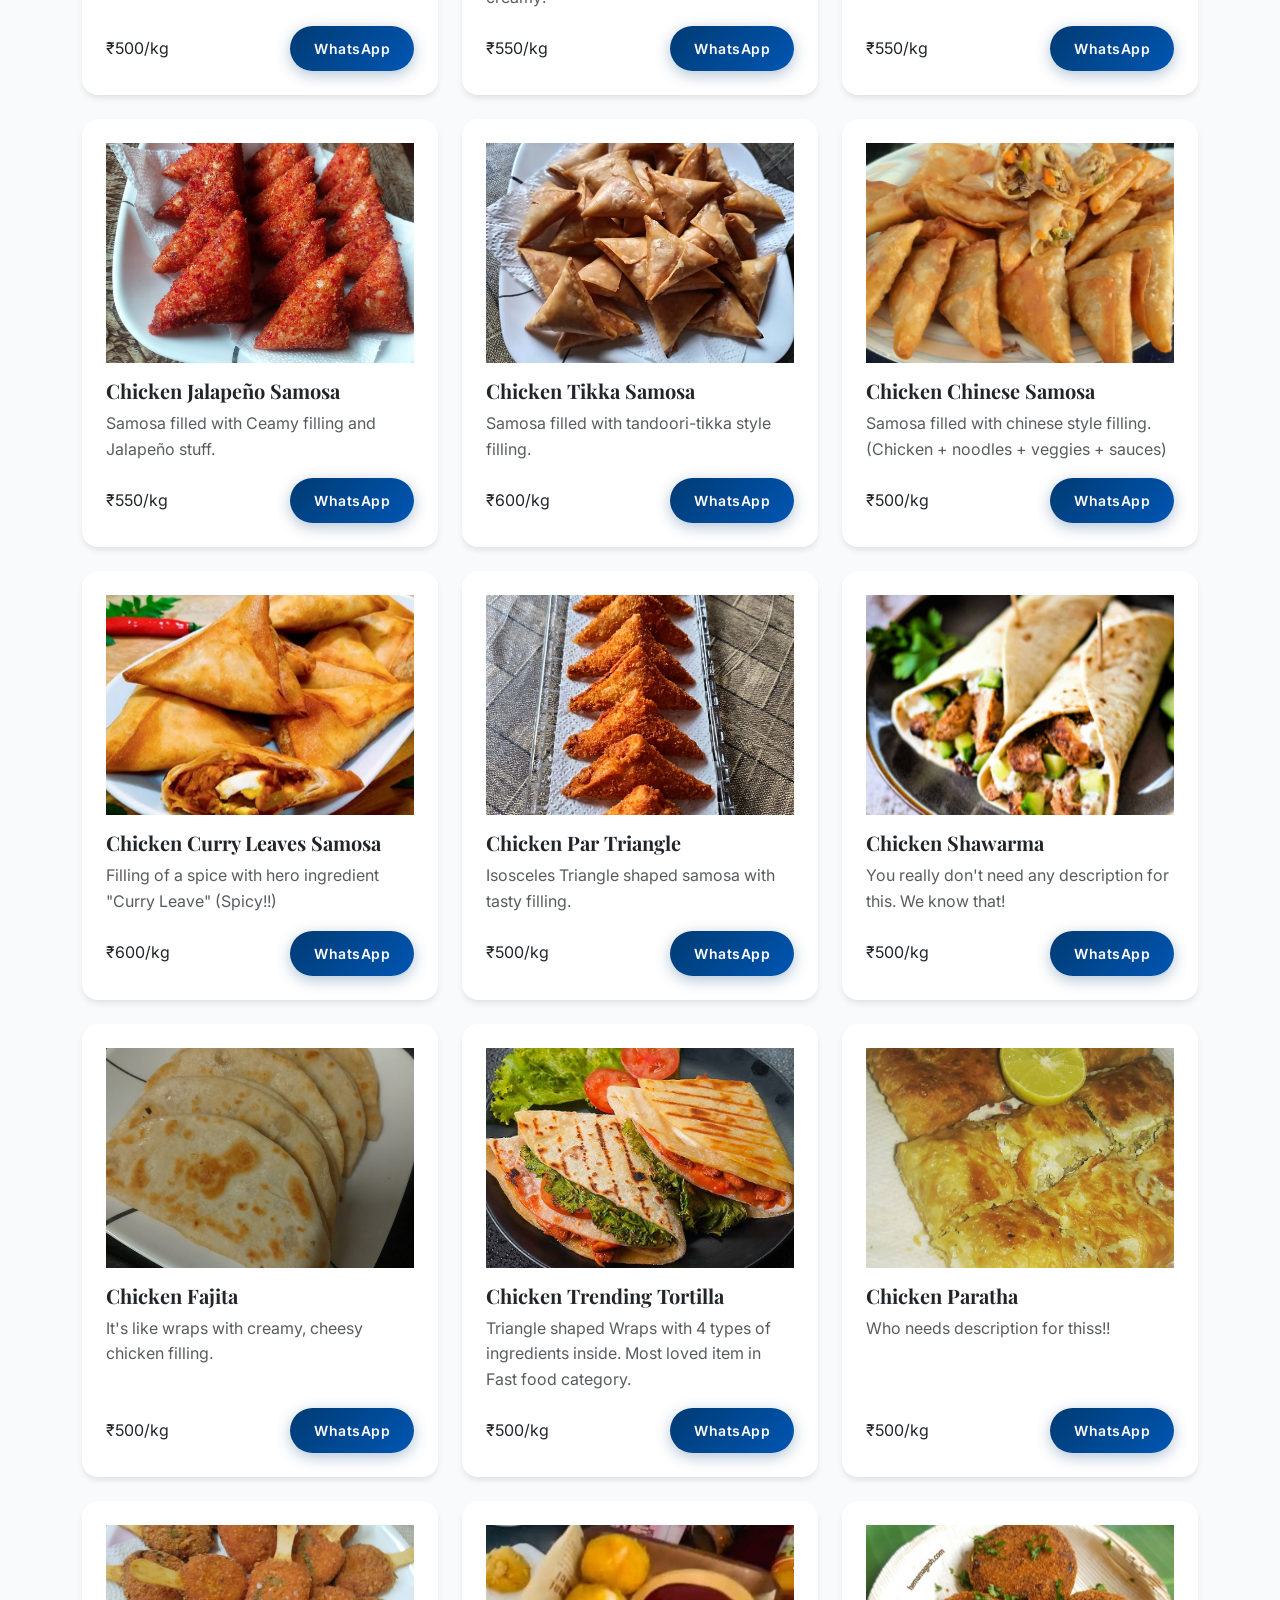
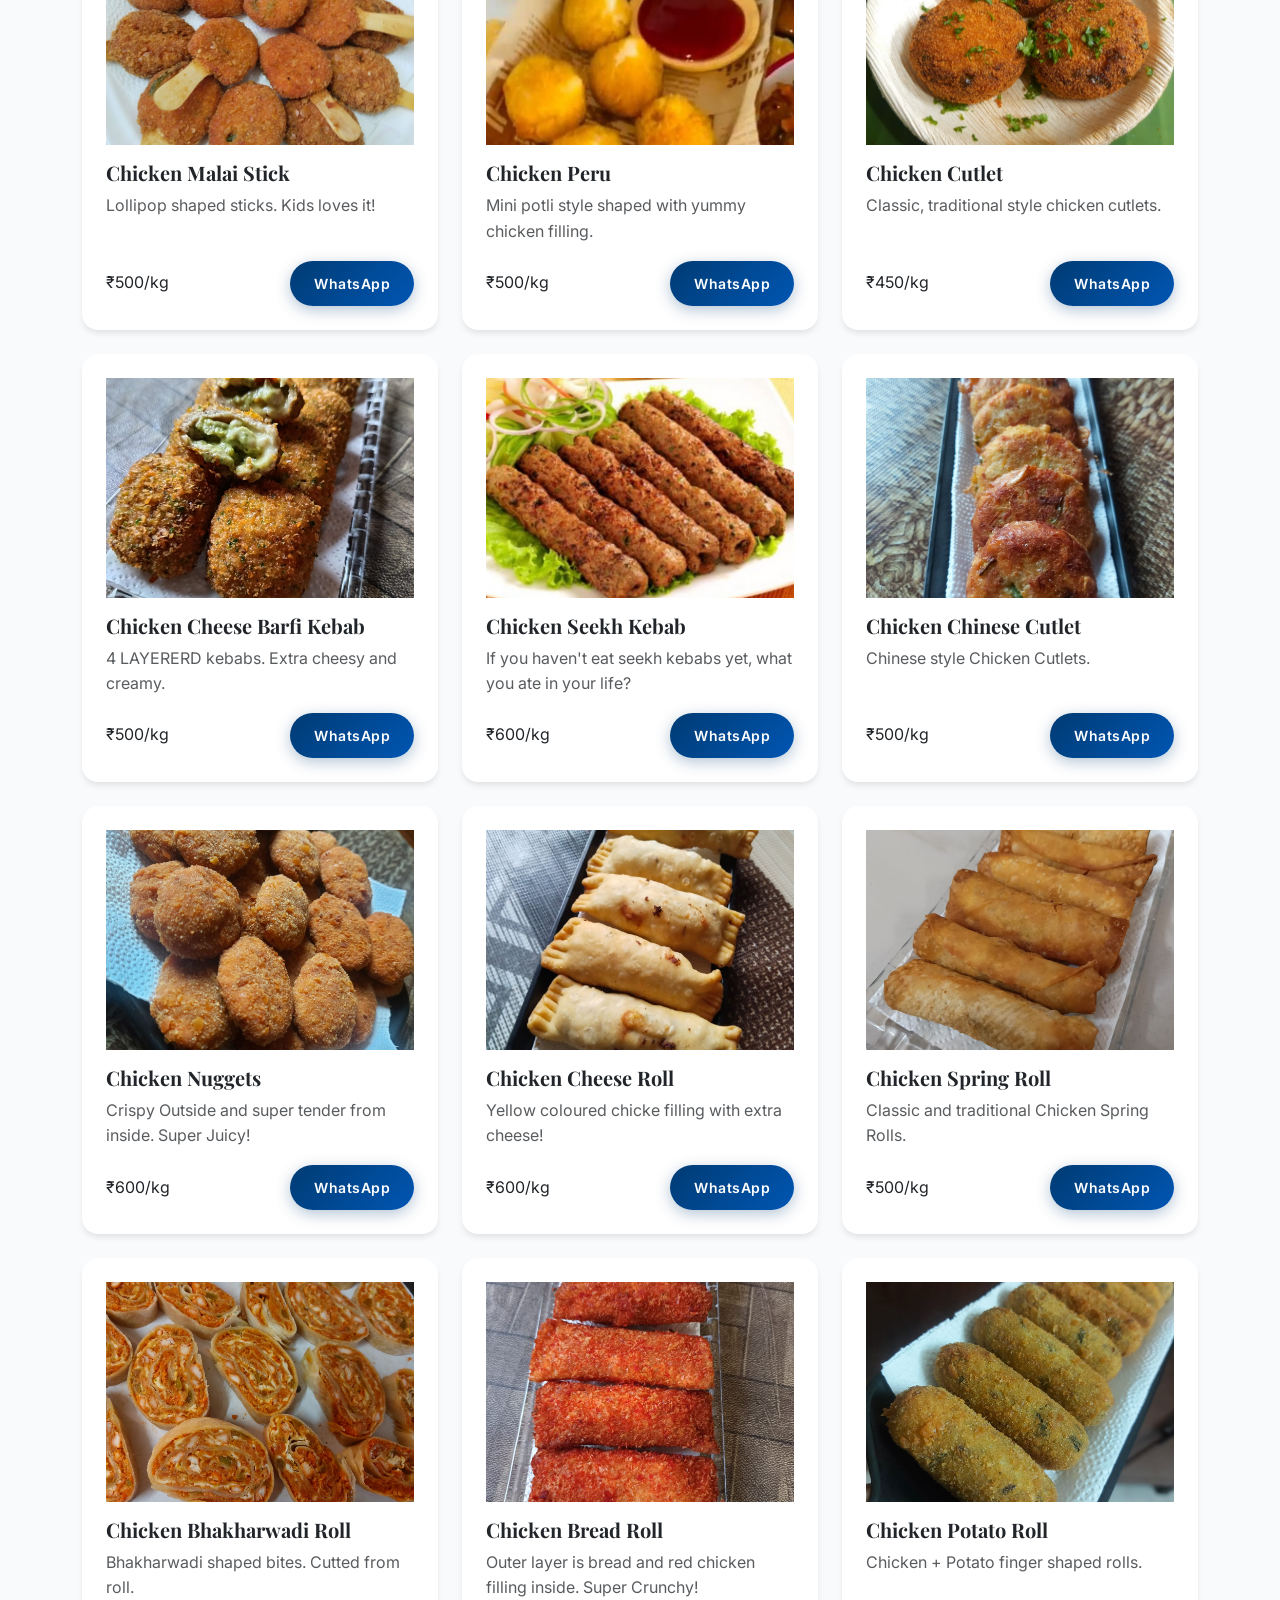
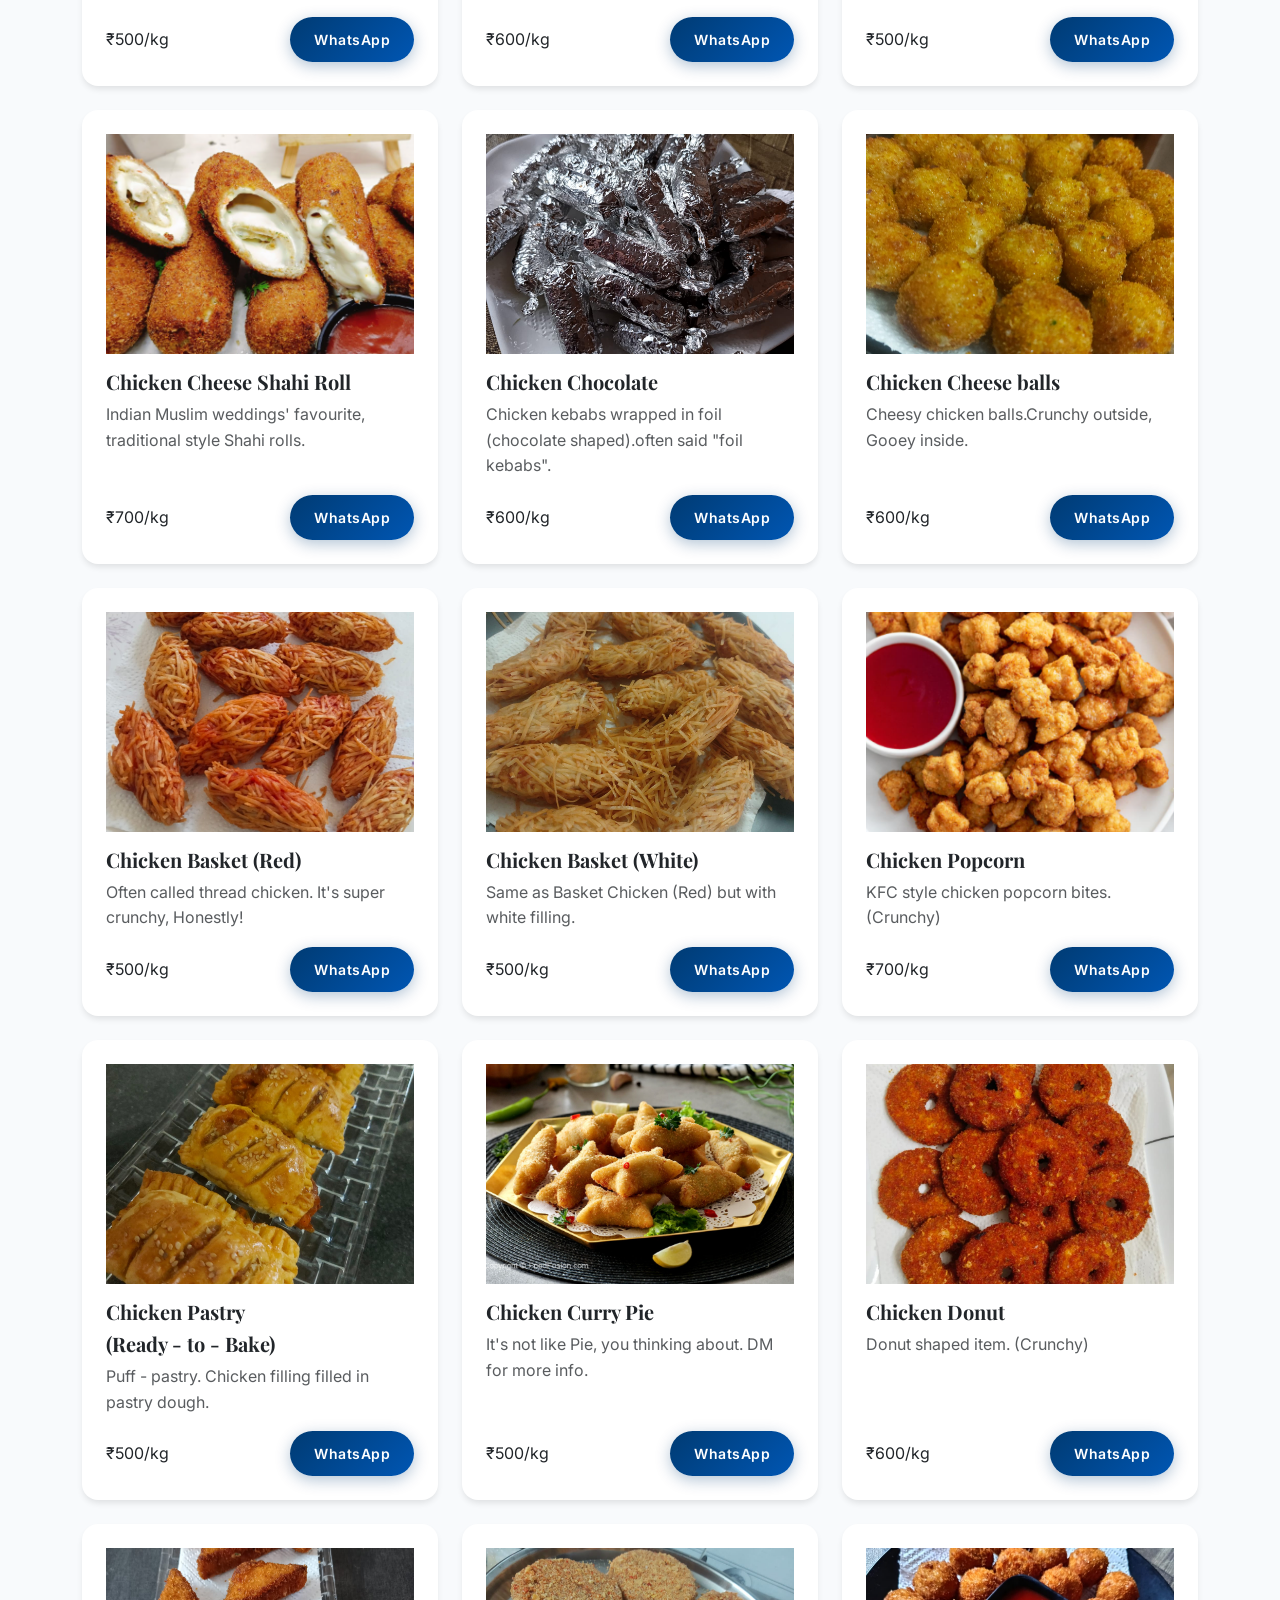
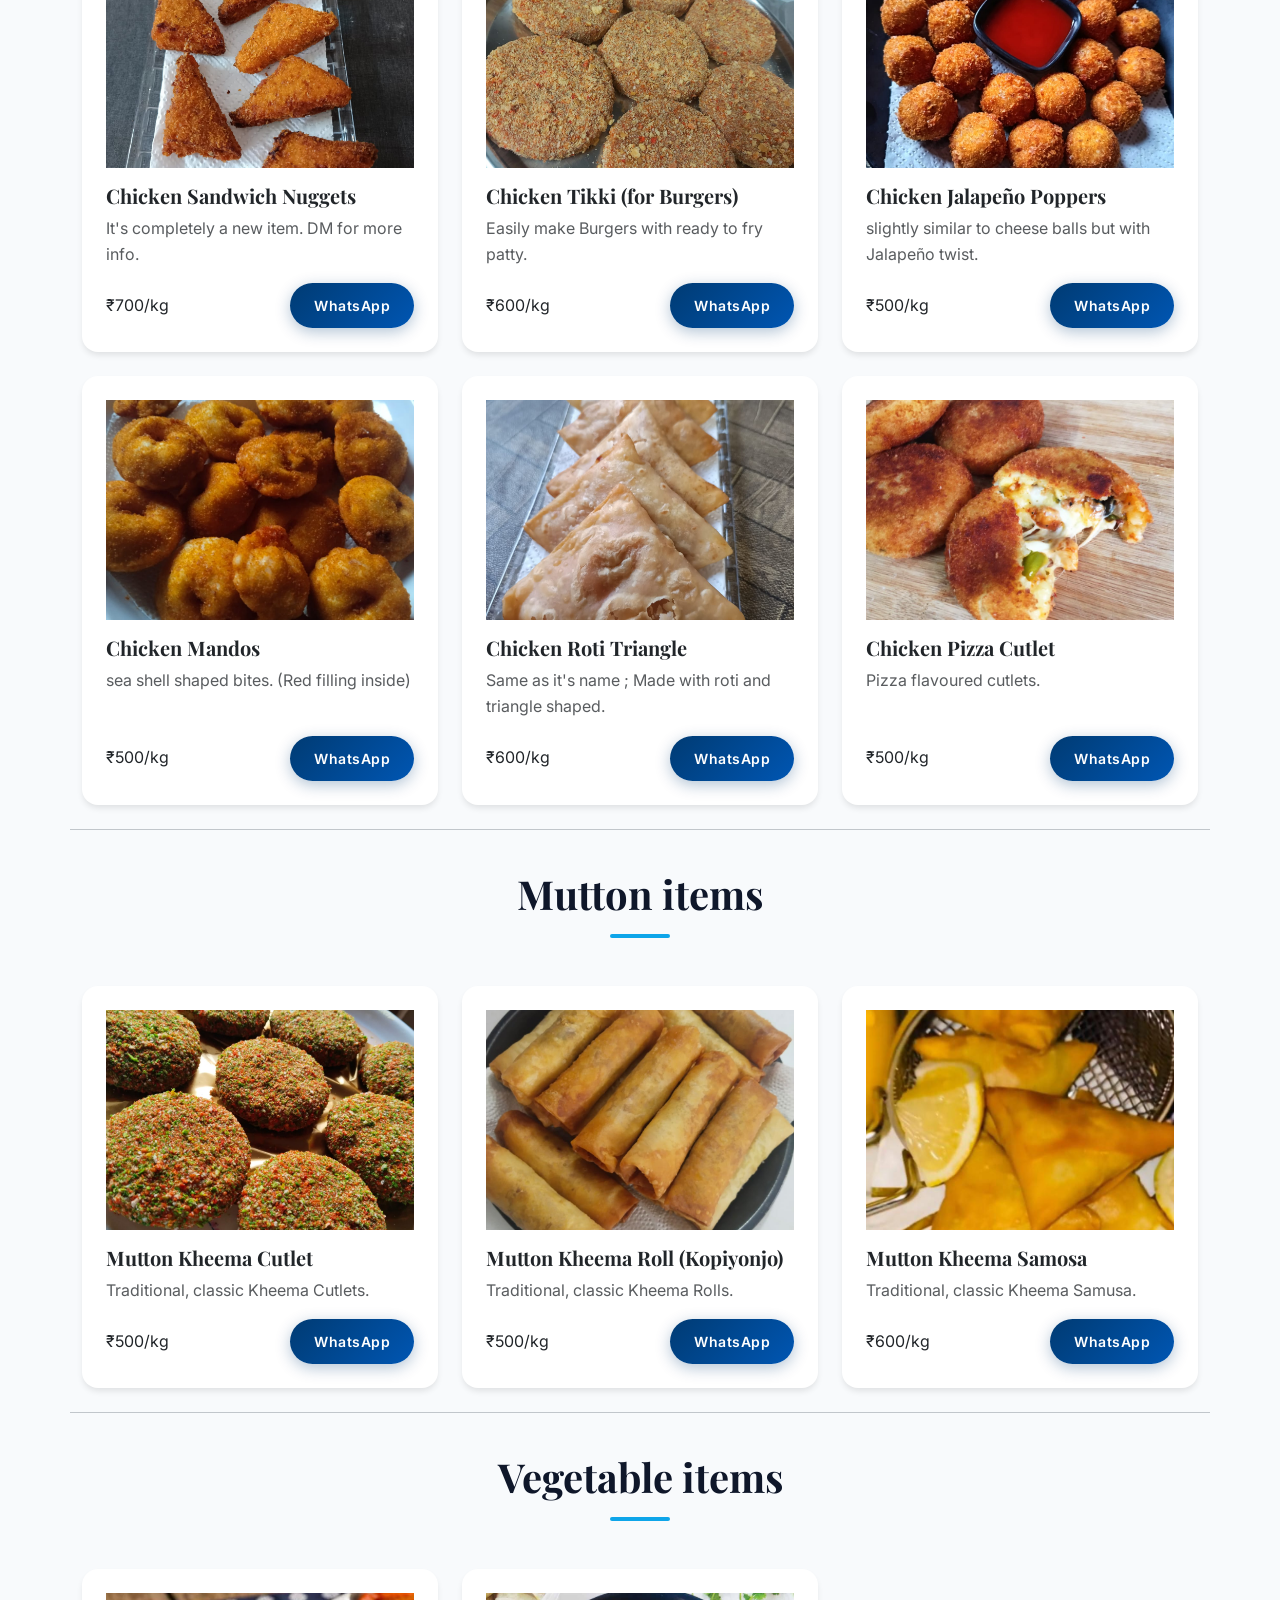
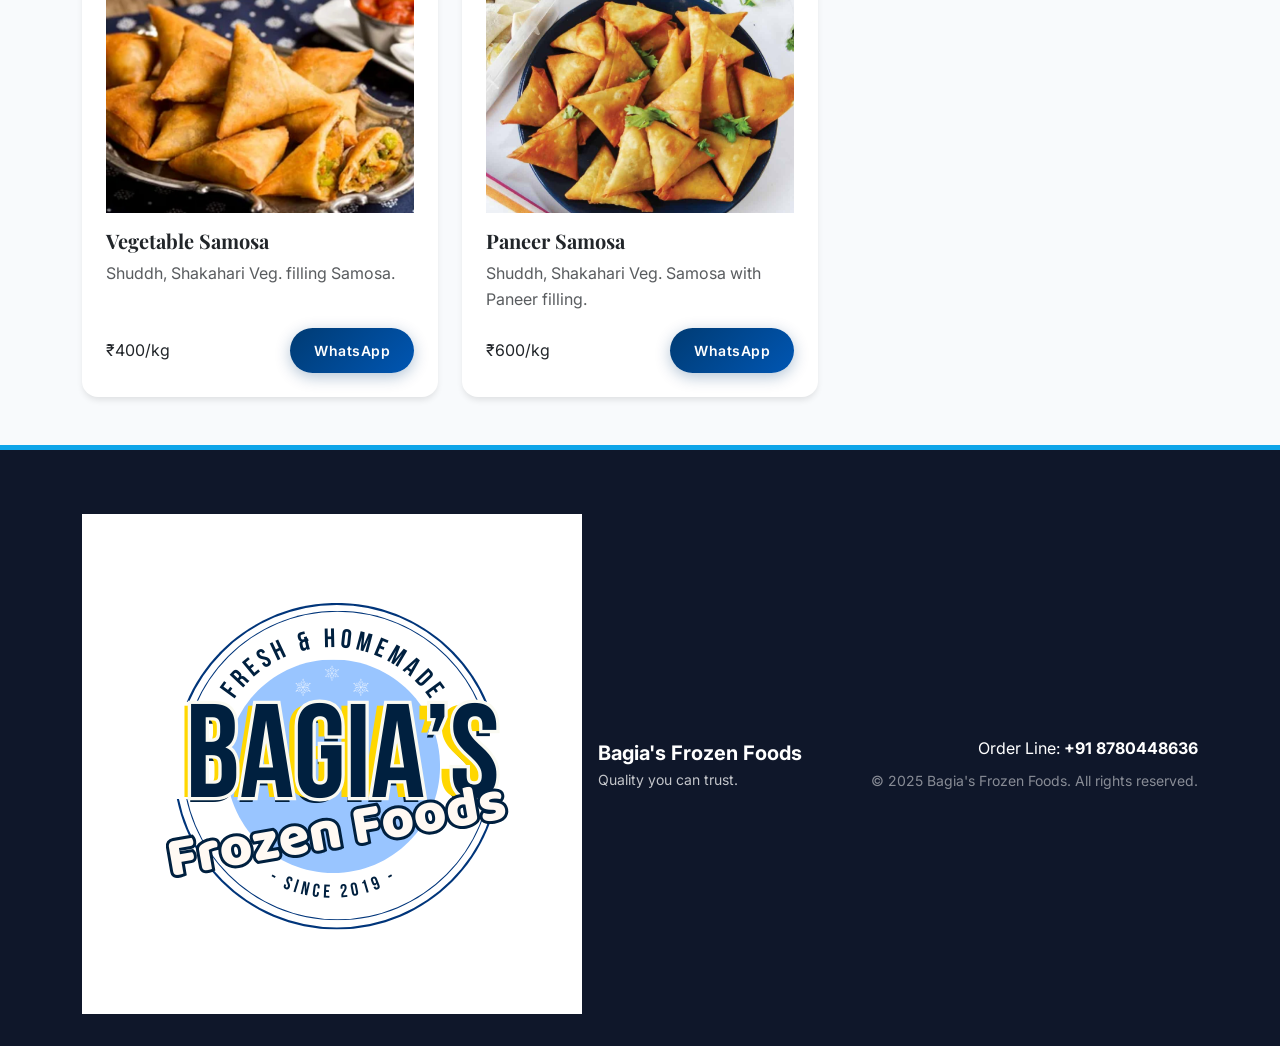
<file: Website/products.html>
<!doctype html>
<html lang="en">

<head>
  <meta charset="utf-8" />
  <meta name="viewport" content="width=device-width, initial-scale=1" />
  <title>Products - BAGIA'S Frozen Foods</title>
  <link href="https://cdn.jsdelivr.net/npm/bootstrap@5.3.2/dist/css/bootstrap.min.css" rel="stylesheet">
  <link href="style.css" rel="stylesheet">
</head>

<body>
  <nav class="navbar navbar-expand-lg fixed-top">
    <div class="container">
      <a class="navbar-brand d-flex align-items-center gap-3" href="index.html">
        <div class="d-flex flex-column">
          <span class="brand-title">BAGIA'S</span>
          <span class="brand-sub">Frozen Foods</span>
        </div>
      </a>
      <button class="navbar-toggler" type="button" data-bs-toggle="collapse" data-bs-target="#navMenu">
        <span class="navbar-toggler-icon"></span>
      </button>
      <div class="collapse navbar-collapse" id="navMenu">
        <ul class="navbar-nav ms-auto align-items-center">
          <li class="nav-item"><a class="nav-link" href="index.html">Home</a></li>
          <li class="nav-item"><a class="nav-link active" href="#">Full Menu</a></li>
          <li class="nav-item"><a class="nav-link" href="index.html#gallery">Gallery</a></li>
          <li class="nav-item"><a class="nav-link" href="index.html#contact">Contact</a></li>
          <li class="nav-item ms-lg-3 mt-3 mt-lg-0">
            <a class="btn btn-primary" href="index.html#order">Order Now</a>
          </li>
        </ul>
      </div>
    </div>
  </nav>

  <main class="py-5">
    <div class="container">
      <h1 class="section-title mb-4 fw-bold">Full Product Menu</h1>
      <p class="text-muted mb-3">All items are sold in 1 kg packs unless stated otherwise.</p>
      <hr class="mb-4 mt-3">

      <h2 class="section-title mb-4">Chicken items</h2>

      <div id="menu" class="row g-4 mt-3">

        <div class="col-12 col-md-6 col-lg-4">
          <div class="card product-card h-100">
            <div class="card-body d-flex flex-column">
              <div class="img-wrapper mb-3"><img src="halfmoon.jpeg" alt="Chicken Halfmoon"></div>
              <h5 class="card-title">Chicken Halfmoon</h5>
              <p class="card-text text-muted">Rich, creamy and full of cheese.</p>
              <div class="mt-auto d-flex justify-content-between align-items-center">
                <div class="price">₹500/kg</div>
                <div class="btn-group">
                  <a href="https://wa.me/918780448636?text=Hi%20I%20want%20to%20order%20Chicken%20Halfmoon"
                    target="_blank" class="btn btn-sm btn-primary">WhatsApp</a>
                </div>
              </div>
            </div>
          </div>
        </div>

        <div class="col-12 col-md-6 col-lg-4">
          <div class="card product-card h-100">
            <div class="card-body d-flex flex-column">
              <div class="img-wrapper mb-3"><img src="green halfmoon.jpeg" alt="Green Halfmoon"></div>
              <h5 class="card-title">Chicken Green Halfmoon</h5>
              <p class="card-text text-muted">Same as Chicken Green Halfmoon but with green filling.</p>
              <div class="mt-auto d-flex justify-content-between align-items-center">
                <div class="price">₹500/kg</div>
                <div class="btn-group">
                  <a href="https://wa.me/918780448636?text=Hi%20I%20want%20to%20order%20Chicken%20Green%20Halfmoon"
                    target="_blank" class="btn btn-sm btn-primary">WhatsApp</a>
                </div>
              </div>
            </div>
          </div>
        </div>

        <div class="col-12 col-md-6 col-lg-4">
          <div class="card product-card h-100">
            <div class="card-body d-flex flex-column">
              <div class="img-wrapper mb-3"><img src="par boti.jpeg" alt="Chicken Par boti"></div>
              <h5 class="card-title">Chicken Par boti (Cigar Roll)</h5>
              <p class="card-text text-muted">Crunchy mini rolls with boti inside.</p>
              <div class="mt-auto d-flex justify-content-between align-items-center">
                <div class="price">₹600/kg</div>
                <div class="btn-group">
                  <a href="https://wa.me/918780448636?text=Hi%20I%20want%20to%20order%20Chicken%20Par%20boti"
                    target="_blank" class="btn btn-sm btn-primary">WhatsApp</a>
                </div>
              </div>
            </div>
          </div>
        </div>

        <div class="col-12 col-md-6 col-lg-4">
          <div class="card product-card h-100">
            <div class="card-body d-flex flex-column">
              <div class="img-wrapper mb-3"><img src="green par boti.jpeg" alt="Chicken Green Par boti"></div>
              <h5 class="card-title">Chicken Green Par boti</h5>
              <p class="card-text text-muted">Same as Par boti but with green boti (Hariyali Masala)</p>
              <div class="mt-auto d-flex justify-content-between align-items-center">
                <div class="price">₹600/kg</div>
                <div class="btn-group">
                  <a href="https://wa.me/918780448636?text=Hi%20I%20want%20to%20order%20Chicken%20Green%20Par%20boti"
                    target="_blank" class="btn btn-sm btn-primary">WhatsApp</a>
                </div>
              </div>
            </div>
          </div>
        </div>

        <div class="col-12 col-md-6 col-lg-4">
          <div class="card product-card h-100">
            <div class="card-body d-flex flex-column">
              <div class="img-wrapper mb-3"><img src="chicken samosa.png" alt="Chicken Samosa"></div>
              <h5 class="card-title">Chicken Samosa</h5>
              <p class="card-text text-muted">Classic, traditional style samosa.</p>
              <div class="mt-auto d-flex justify-content-between align-items-center">
                <div class="price">₹500/kg</div>
                <div class="btn-group">
                  <a href="https://wa.me/918780448636?text=Hi%20I%20want%20to%20order%20Chicken%20Samosa"
                    target="_blank" class="btn btn-sm btn-primary">WhatsApp</a>
                </div>
              </div>
            </div>
          </div>
        </div>

        <div class="col-12 col-md-6 col-lg-4">
          <div class="card product-card h-100">
            <div class="card-body d-flex flex-column">
              <div class="img-wrapper mb-3"><img src="cheese corn samosa.jpeg" alt="Chicken Cheese Corn Samosa"></div>
              <h5 class="card-title">Chicken Cheese Corn Samosa</h5>
              <p class="card-text text-muted">Samosa filled with Creamy, cheesy corn filling.</p>
              <div class="mt-auto d-flex justify-content-between align-items-center">
                <div class="price">₹550/kg</div>
                <div class="btn-group">
                  <a href="https://wa.me/918780448636?text=Hi%20I%20want%20to%20order%20Chicken%20Cheese%Corn%20Samosa"
                    target="_blank" class="btn btn-sm btn-primary">WhatsApp</a>
                </div>
              </div>
            </div>
          </div>
        </div>

        <div class="col-12 col-md-6 col-lg-4">
          <div class="card product-card h-100">
            <div class="card-body d-flex flex-column">
              <div class="img-wrapper mb-3"><img src="pocket.jpeg" alt="Chicken Pocket Samosa"></div>
              <h5 class="card-title">Chicken Pocket Samosa</h5>
              <p class="card-text text-muted">Square shaped samosa filled with chicken and veggies!</p>
              <div class="mt-auto d-flex justify-content-between align-items-center">
                <div class="price">₹500/kg</div>
                <div class="btn-group">
                  <a href="https://wa.me/918780448636?text=Hi%20I%20want%20to%20order%20Chicken%20Pocket%20Samosa"
                    target="_blank" class="btn btn-sm btn-primary">WhatsApp</a>
                </div>
              </div>
            </div>
          </div>
        </div>

        <div class="col-12 col-md-6 col-lg-4">
          <div class="card product-card h-100">
            <div class="card-body d-flex flex-column">
              <div class="img-wrapper mb-3"><img src="creamy pocket.jpeg" alt="Chicken Creamy Pocket"></div>
              <h5 class="card-title">Chicken Cheese and Creamy Pocket</h5>
              <p class="card-text text-muted">Same as Chicken Pocket but more creamy!</p>
              <div class="mt-auto d-flex justify-content-between align-items-center">
                <div class="price">₹550/kg</div>
                <div class="btn-group">
                  <a href="https://wa.me/918780448636?text=Hi%20I%20want%20to%20order%20Chicken%20Cheese%and%20Creamy%Pocket"
                    target="_blank" class="btn btn-sm btn-primary">WhatsApp</a>
                </div>
              </div>
            </div>
          </div>
        </div>

        <div class="col-12 col-md-6 col-lg-4">
          <div class="card product-card h-100">
            <div class="card-body d-flex flex-column">
              <div class="img-wrapper mb-3"><img src="pizza pocket.jpeg" alt="Chicken Pizza Pocket"></div>
              <h5 class="card-title">Chicken Pizza Pocket Samosa</h5>
              <p class="card-text text-muted">Same as chicken pocket but with Pizza style filling.</p>
              <div class="mt-auto d-flex justify-content-between align-items-center">
                <div class="price">₹550/kg</div>
                <div class="btn-group">
                  <a href="https://wa.me/918780448636?text=Hi%20I%20want%20to%20order%20Chicken%20Pizza%20Pocket%20Samosa"
                    target="_blank" class="btn btn-sm btn-primary">WhatsApp</a>
                </div>
              </div>
            </div>
          </div>
        </div>

        <div class="col-12 col-md-6 col-lg-4">
          <div class="card product-card h-100">
            <div class="card-body d-flex flex-column">
              <div class="img-wrapper mb-3"><img src="Jalepeno samusa.jpeg" alt="Chicken Jalapeño Samosa"></div>
              <h5 class="card-title">Chicken Jalapeño Samosa</h5>
              <p class="card-text text-muted">Samosa filled with Ceamy filling and Jalapeño stuff.</p>
              <div class="mt-auto d-flex justify-content-between align-items-center">
                <div class="price">₹550/kg</div>
                <div class="btn-group">
                  <a href="https://wa.me/918780448636?text=Hi%20I%20want%20to%20order%20Chicken%20Jalapeño%20Samosa"
                    target="_blank" class="btn btn-sm btn-primary">WhatsApp</a>
                </div>
              </div>
            </div>
          </div>
        </div>

        <div class="col-12 col-md-6 col-lg-4">
          <div class="card product-card h-100">
            <div class="card-body d-flex flex-column">
              <div class="img-wrapper mb-3"><img src="tikka samusa.jpeg" alt="Chicken Tikka Samosa"></div>
              <h5 class="card-title">Chicken Tikka Samosa</h5>
              <p class="card-text text-muted">Samosa filled with tandoori-tikka style filling.</p>
              <div class="mt-auto d-flex justify-content-between align-items-center">
                <div class="price">₹600/kg</div>
                <div class="btn-group">
                  <a href="https://wa.me/918780448636?text=Hi%20I%20want%20to%20order%20Chicken%20Tikka%20Samosa"
                    target="_blank" class="btn btn-sm btn-primary">WhatsApp</a>
                </div>
              </div>
            </div>
          </div>
        </div>

        <div class="col-12 col-md-6 col-lg-4">
          <div class="card product-card h-100">
            <div class="card-body d-flex flex-column">
              <div class="img-wrapper mb-3"><img src="chinese samosa.png" alt="Chicken Chinese Samosa"></div>
              <h5 class="card-title">Chicken Chinese Samosa</h5>
              <p class="card-text text-muted">Samosa filled with chinese style filling.(Chicken + noodles + veggies +
                sauces)</p>
              <div class="mt-auto d-flex justify-content-between align-items-center">
                <div class="price">₹500/kg</div>
                <div class="btn-group">
                  <a href="https://wa.me/918780448636?text=Hi%20I%20want%20to%20order%20Chicken%20Chinese%20Samosa"
                    target="_blank" class="btn btn-sm btn-primary">WhatsApp</a>
                </div>
              </div>
            </div>
          </div>
        </div>

        <div class="col-12 col-md-6 col-lg-4">
          <div class="card product-card h-100">
            <div class="card-body d-flex flex-column">
              <div class="img-wrapper mb-3"><img src="curry leaves samosa.png" alt="Chicken Curry leaves Samosa"></div>
              <h5 class="card-title">Chicken Curry Leaves Samosa</h5>
              <p class="card-text text-muted">Filling of a spice with hero ingredient "Curry Leave" (Spicy!!)</p>
              <div class="mt-auto d-flex justify-content-between align-items-center">
                <div class="price">₹600/kg</div>
                <div class="btn-group">
                  <a href="https://wa.me/918780448636?text=Hi%20I%20want%20to%20order%20Chicken%20Curry%Leaves%20Samosa"
                    target="_blank" class="btn btn-sm btn-primary">WhatsApp</a>
                </div>
              </div>
            </div>
          </div>
        </div>

        <div class="col-12 col-md-6 col-lg-4">
          <div class="card product-card h-100">
            <div class="card-body d-flex flex-column">
              <div class="img-wrapper mb-3"><img src="par triangle.jpeg" alt="Chicken Par Triangle"></div>
              <h5 class="card-title">Chicken Par Triangle</h5>
              <p class="card-text text-muted">Isosceles Triangle shaped samosa with tasty filling.</p>
              <div class="mt-auto d-flex justify-content-between align-items-center">
                <div class="price">₹500/kg</div>
                <div class="btn-group">
                  <a href="https://wa.me/918780448636?text=Hi%20I%20want%20to%20order%20Chicken%20Par%Triangle"
                    target="_blank" class="btn btn-sm btn-primary">WhatsApp</a>
                </div>
              </div>
            </div>
          </div>
        </div>

        <div class="col-12 col-md-6 col-lg-4">
          <div class="card product-card h-100">
            <div class="card-body d-flex flex-column">
              <div class="img-wrapper mb-3"><img src="shawarma.png" alt="Chicken Shawarma"></div>
              <h5 class="card-title">Chicken Shawarma</h5>
              <p class="card-text text-muted">You really don't need any description for this. We know that!</p>
              <div class="mt-auto d-flex justify-content-between align-items-center">
                <div class="price">₹500/kg</div>
                <div class="btn-group">
                  <a href="https://wa.me/918780448636?text=Hi%20I%20want%20to%20order%20Chicken%20Shawarma"
                    target="_blank" class="btn btn-sm btn-primary">WhatsApp</a>
                </div>
              </div>
            </div>
          </div>
        </div>

        <div class="col-12 col-md-6 col-lg-4">
          <div class="card product-card h-100">
            <div class="card-body d-flex flex-column">
              <div class="img-wrapper mb-3"><img src="fajita.jpeg" alt="Chicken Fajita"></div>
              <h5 class="card-title">Chicken Fajita</h5>
              <p class="card-text text-muted">It's like wraps with creamy, cheesy chicken filling.</p>
              <div class="mt-auto d-flex justify-content-between align-items-center">
                <div class="price">₹500/kg</div>
                <div class="btn-group">
                  <a href="https://wa.me/918780448636?text=Hi%20I%20want%20to%20order%20Chicken%20Fajita"
                    target="_blank" class="btn btn-sm btn-primary">WhatsApp</a>
                </div>
              </div>
            </div>
          </div>
        </div>

        <div class="col-12 col-md-6 col-lg-4">
          <div class="card product-card h-100">
            <div class="card-body d-flex flex-column">
              <div class="img-wrapper mb-3"><img src="trending tortilla.png" alt="Chicken Trending Tortilla"></div>
              <h5 class="card-title">Chicken Trending Tortilla</h5>
              <p class="card-text text-muted">Triangle shaped Wraps with 4 types of ingredients inside. Most loved item
                in Fast food category.</p>
              <div class="mt-auto d-flex justify-content-between align-items-center">
                <div class="price">₹500/kg</div>
                <div class="btn-group">
                  <a href="https://wa.me/918780448636?text=Hi%20I%20want%20to%20order%20Chicken%20Trending%20Tortilla"
                    target="_blank" class="btn btn-sm btn-primary">WhatsApp</a>
                </div>
              </div>
            </div>
          </div>
        </div>

        <div class="col-12 col-md-6 col-lg-4">
          <div class="card product-card h-100">
            <div class="card-body d-flex flex-column">
              <div class="img-wrapper mb-3"><img src="chicken paratha.jpeg" alt="Chicken Paratha"></div>
              <h5 class="card-title">Chicken Paratha</h5>
              <p class="card-text text-muted">Who needs description for thiss!!</p>
              <div class="mt-auto d-flex justify-content-between align-items-center">
                <div class="price">₹500/kg</div>
                <div class="btn-group">
                  <a href="https://wa.me/918780448636?text=Hi%20I%20want%20to%20order%20Chicken%20Paratha"
                    target="_blank" class="btn btn-sm btn-primary">WhatsApp</a>
                </div>
              </div>
            </div>
          </div>
        </div>

        <div class="col-12 col-md-6 col-lg-4">
          <div class="card product-card h-100">
            <div class="card-body d-flex flex-column">
              <div class="img-wrapper mb-3"><img src="malai stick.jpeg" alt="Chicken Malai Stick"></div>
              <h5 class="card-title">Chicken Malai Stick</h5>
              <p class="card-text text-muted">Lollipop shaped sticks. Kids loves it!</p>
              <div class="mt-auto d-flex justify-content-between align-items-center">
                <div class="price">₹500/kg</div>
                <div class="btn-group">
                  <a href="https://wa.me/918780448636?text=Hi%20I%20want%20to%20order%20Chicken%20Malai%20Sticks"
                    target="_blank" class="btn btn-sm btn-primary">WhatsApp</a>
                </div>
              </div>
            </div>
          </div>
        </div>

        <div class="col-12 col-md-6 col-lg-4">
          <div class="card product-card h-100">
            <div class="card-body d-flex flex-column">
              <div class="img-wrapper mb-3"><img src="chicken peru.jpeg" alt="Chicken Peru"></div>
              <h5 class="card-title">Chicken Peru</h5>
              <p class="card-text text-muted">Mini potli style shaped with yummy chicken filling.</p>
              <div class="mt-auto d-flex justify-content-between align-items-center">
                <div class="price">₹500/kg</div>
                <div class="btn-group">
                  <a href="https://wa.me/918780448636?text=Hi%20I%20want%20to%20order%20Chicken%20Peru" target="_blank"
                    class="btn btn-sm btn-primary">WhatsApp</a>
                </div>
              </div>
            </div>
          </div>
        </div>

        <div class="col-12 col-md-6 col-lg-4">
          <div class="card product-card h-100">
            <div class="card-body d-flex flex-column">
              <div class="img-wrapper mb-3"><img src="chicken cutlet.png" alt="Chicken Cutlet"></div>
              <h5 class="card-title">Chicken Cutlet</h5>
              <p class="card-text text-muted">Classic, traditional style chicken cutlets.</p>
              <div class="mt-auto d-flex justify-content-between align-items-center">
                <div class="price">₹450/kg</div>
                <div class="btn-group">
                  <a href="https://wa.me/918780448636?text=Hi%20I%20want%20to%20order%20Chicken%20Cutlet"
                    target="_blank" class="btn btn-sm btn-primary">WhatsApp</a>
                </div>
              </div>
            </div>
          </div>
        </div>

        <div class="col-12 col-md-6 col-lg-4">
          <div class="card product-card h-100">
            <div class="card-body d-flex flex-column">
              <div class="img-wrapper mb-3"><img src="barfi kebab.jpeg" alt="Chicken Cheese Barfi Kebab"></div>
              <h5 class="card-title">Chicken Cheese Barfi Kebab</h5>
              <p class="card-text text-muted">4 LAYERERD kebabs. Extra cheesy and creamy.</p>
              <div class="mt-auto d-flex justify-content-between align-items-center">
                <div class="price">₹500/kg</div>
                <div class="btn-group">
                  <a href="https://wa.me/918780448636?text=Hi%20I%20want%20to%20order%20Chicken%20Cheese%20Barfi%20Kebab"
                    target="_blank" class="btn btn-sm btn-primary">WhatsApp</a>
                </div>
              </div>
            </div>
          </div>
        </div>

        <div class="col-12 col-md-6 col-lg-4">
          <div class="card product-card h-100">
            <div class="card-body d-flex flex-column">
              <div class="img-wrapper mb-3"><img src="seek kebab.png" alt="Chicken Seek Kebab"></div>
              <h5 class="card-title">Chicken Seekh Kebab</h5>
              <p class="card-text text-muted">If you haven't eat seekh kebabs yet, what you ate in your life?</p>
              <div class="mt-auto d-flex justify-content-between align-items-center">
                <div class="price">₹600/kg</div>
                <div class="btn-group">
                  <a href="https://wa.me/918780448636?text=Hi%20I%20want%20to%20order%20Chicken%20Seek%20Kebab"
                    target="_blank" class="btn btn-sm btn-primary">WhatsApp</a>
                </div>
              </div>
            </div>
          </div>
        </div>

        <div class="col-12 col-md-6 col-lg-4">
          <div class="card product-card h-100">
            <div class="card-body d-flex flex-column">
              <div class="img-wrapper mb-3"><img src="chinese cutlet.jpeg" alt="Chicken Chinese Cutlet"></div>
              <h5 class="card-title">Chicken Chinese Cutlet</h5>
              <p class="card-text text-muted">Chinese style Chicken Cutlets.</p>
              <div class="mt-auto d-flex justify-content-between align-items-center">
                <div class="price">₹500/kg</div>
                <div class="btn-group">
                  <a href="https://wa.me/918780448636?text=Hi%20I%20want%20to%20order%20Chicken%20Chinese%20Cutlet"
                    target="_blank" class="btn btn-sm btn-primary">WhatsApp</a>
                </div>
              </div>
            </div>
          </div>
        </div>

        <div class="col-12 col-md-6 col-lg-4">
          <div class="card product-card h-100">
            <div class="card-body d-flex flex-column">
              <div class="img-wrapper mb-3"><img src="nuggets.jpeg" alt="Chicken Nuggets"></div>
              <h5 class="card-title">Chicken Nuggets</h5>
              <p class="card-text text-muted">Crispy Outside and super tender from inside. Super Juicy!</p>
              <div class="mt-auto d-flex justify-content-between align-items-center">
                <div class="price">₹600/kg</div>
                <div class="btn-group">
                  <a href="https://wa.me/918780448636?text=Hi%20I%20want%20to%20order%20Chicken%20Nuggets"
                    target="_blank" class="btn btn-sm btn-primary">WhatsApp</a>
                </div>
              </div>
            </div>
          </div>
        </div>

        <div class="col-12 col-md-6 col-lg-4">
          <div class="card product-card h-100">
            <div class="card-body d-flex flex-column">
              <div class="img-wrapper mb-3"><img src="cheese roll.jpeg" alt="Chicken Cheese Roll"></div>
              <h5 class="card-title">Chicken Cheese Roll</h5>
              <p class="card-text text-muted">Yellow coloured chicke filling with extra cheese!</p>
              <div class="mt-auto d-flex justify-content-between align-items-center">
                <div class="price">₹600/kg</div>
                <div class="btn-group">
                  <a href="https://wa.me/918780448636?text=Hi%20I%20want%20to%20order%20Chicken%20Cheese%20Roll"
                    target="_blank" class="btn btn-sm btn-primary">WhatsApp</a>
                </div>
              </div>
            </div>
          </div>
        </div>

        <div class="col-12 col-md-6 col-lg-4">
          <div class="card product-card h-100">
            <div class="card-body d-flex flex-column">
              <div class="img-wrapper mb-3"><img src="spring roll.jpeg" alt="Chicken Spring Roll"></div>
              <h5 class="card-title">Chicken Spring Roll</h5>
              <p class="card-text text-muted">Classic and traditional Chicken Spring Rolls.</p>
              <div class="mt-auto d-flex justify-content-between align-items-center">
                <div class="price">₹500/kg</div>
                <div class="btn-group">
                  <a href="https://wa.me/918780448636?text=Hi%20I%20want%20to%20order%20Chicken%20Spring%20Roll"
                    target="_blank" class="btn btn-sm btn-primary">WhatsApp</a>
                </div>
              </div>
            </div>
          </div>
        </div>

        <div class="col-12 col-md-6 col-lg-4">
          <div class="card product-card h-100">
            <div class="card-body d-flex flex-column">
              <div class="img-wrapper mb-3"><img src="bhakharwadi roll.jpeg" alt="Chicken Bhakharwadi Roll"></div>
              <h5 class="card-title">Chicken Bhakharwadi Roll</h5>
              <p class="card-text text-muted">Bhakharwadi shaped bites. Cutted from roll.</p>
              <div class="mt-auto d-flex justify-content-between align-items-center">
                <div class="price">₹500/kg</div>
                <div class="btn-group">
                  <a href="https://wa.me/918780448636?text=Hi%20I%20want%20to%20order%20Chicken%20Bhakharwadi%20Roll"
                    target="_blank" class="btn btn-sm btn-primary">WhatsApp</a>
                </div>
              </div>
            </div>
          </div>
        </div>

        <div class="col-12 col-md-6 col-lg-4">
          <div class="card product-card h-100">
            <div class="card-body d-flex flex-column">
              <div class="img-wrapper mb-3"><img src="bread roll.jpeg" alt="Chicken Bread Roll"></div>
              <h5 class="card-title">Chicken Bread Roll</h5>
              <p class="card-text text-muted">Outer layer is bread and red chicken filling inside. Super Crunchy!</p>
              <div class="mt-auto d-flex justify-content-between align-items-center">
                <div class="price">₹600/kg</div>
                <div class="btn-group">
                  <a href="https://wa.me/918780448636?text=Hi%20I%20want%20to%20order%20Chicken%20Bread%20Roll"
                    target="_blank" class="btn btn-sm btn-primary">WhatsApp</a>
                </div>
              </div>
            </div>
          </div>
        </div>

        <div class="col-12 col-md-6 col-lg-4">
          <div class="card product-card h-100">
            <div class="card-body d-flex flex-column">
              <div class="img-wrapper mb-3"><img src="potato roll.jpeg" alt="Chicken Potato Roll"></div>
              <h5 class="card-title">Chicken Potato Roll</h5>
              <p class="card-text text-muted">Chicken + Potato finger shaped rolls.</p>
              <div class="mt-auto d-flex justify-content-between align-items-center">
                <div class="price">₹500/kg</div>
                <div class="btn-group">
                  <a href="https://wa.me/918780448636?text=Hi%20I%20want%20to%20order%20Chicken%20Potato%20Roll"
                    target="_blank" class="btn btn-sm btn-primary">WhatsApp</a>
                </div>
              </div>
            </div>
          </div>
        </div>

        <div class="col-12 col-md-6 col-lg-4">
          <div class="card product-card h-100">
            <div class="card-body d-flex flex-column">
              <div class="img-wrapper mb-3"><img src="shahi roll.png" alt="Chicken Shahi Roll"></div>
              <h5 class="card-title">Chicken Cheese Shahi Roll</h5>
              <p class="card-text text-muted">Indian Muslim weddings' favourite, traditional style Shahi rolls.</p>
              <div class="mt-auto d-flex justify-content-between align-items-center">
                <div class="price">₹700/kg</div>
                <div class="btn-group">
                  <a href="https://wa.me/918780448636?text=Hi%20I%20want%20to%20order%20Chicken%20Cheese%20Shahi%20Roll"
                    target="_blank" class="btn btn-sm btn-primary">WhatsApp</a>
                </div>
              </div>
            </div>
          </div>
        </div>

        <div class="col-12 col-md-6 col-lg-4">
          <div class="card product-card h-100">
            <div class="card-body d-flex flex-column">
              <div class="img-wrapper mb-3"><img src="chocolate.jpeg" alt="Chicken Chocolate"></div>
              <h5 class="card-title">Chicken Chocolate</h5>
              <p class="card-text text-muted">Chicken kebabs wrapped in foil (chocolate shaped).often said "foil
                kebabs".</p>
              <div class="mt-auto d-flex justify-content-between align-items-center">
                <div class="price">₹600/kg</div>
                <div class="btn-group">
                  <a href="https://wa.me/918780448636?text=Hi%20I%20want%20to%20order%20Chicken%20Chocolate"
                    target="_blank" class="btn btn-sm btn-primary">WhatsApp</a>
                </div>
              </div>
            </div>
          </div>
        </div>

        <div class="col-12 col-md-6 col-lg-4">
          <div class="card product-card h-100">
            <div class="card-body d-flex flex-column">
              <div class="img-wrapper mb-3"><img src="cheese ball.jpeg" alt="Chicken Cheese Ball"></div>
              <h5 class="card-title">Chicken Cheese balls</h5>
              <p class="card-text text-muted">Cheesy chicken balls.Crunchy outside, Gooey inside.</p>
              <div class="mt-auto d-flex justify-content-between align-items-center">
                <div class="price">₹600/kg</div>
                <div class="btn-group">
                  <a href="https://wa.me/918780448636?text=Hi%20I%20want%20to%20order%20Chicken%20Cheese%20Ball"
                    target="_blank" class="btn btn-sm btn-primary">WhatsApp</a>
                </div>
              </div>
            </div>
          </div>
        </div>

        <div class="col-12 col-md-6 col-lg-4">
          <div class="card product-card h-100">
            <div class="card-body d-flex flex-column">
              <div class="img-wrapper mb-3"><img src="chicken basket red.jpeg" alt="Chicken Basket (Red)"></div>
              <h5 class="card-title">Chicken Basket (Red)</h5>
              <p class="card-text text-muted">Often called thread chicken. It's super crunchy, Honestly!</p>
              <div class="mt-auto d-flex justify-content-between align-items-center">
                <div class="price">₹500/kg</div>
                <div class="btn-group">
                  <a href="https://wa.me/918780448636?text=Hi%20I%20want%20to%20order%20Chicken%20Basket%20(Red)"
                    target="_blank" class="btn btn-sm btn-primary">WhatsApp</a>
                </div>
              </div>
            </div>
          </div>
        </div>

        <div class="col-12 col-md-6 col-lg-4">
          <div class="card product-card h-100">
            <div class="card-body d-flex flex-column">
              <div class="img-wrapper mb-3"><img src="chicken basket white.jpeg" alt="Chicken Basket (White)"></div>
              <h5 class="card-title">Chicken Basket (White)</h5>
              <p class="card-text text-muted">Same as Basket Chicken (Red) but with white filling.</p>
              <div class="mt-auto d-flex justify-content-between align-items-center">
                <div class="price">₹500/kg</div>
                <div class="btn-group">
                  <a href="https://wa.me/918780448636?text=Hi%20I%20want%20to%20order%20Chicken%20Basket%20(White)"
                    target="_blank" class="btn btn-sm btn-primary">WhatsApp</a>
                </div>
              </div>
            </div>
          </div>
        </div>

        <div class="col-12 col-md-6 col-lg-4">
          <div class="card product-card h-100">
            <div class="card-body d-flex flex-column">
              <div class="img-wrapper mb-3"><img src="popcorn chicken.png" alt="Chicken Popcorn"></div>
              <h5 class="card-title">Chicken Popcorn</h5>
              <p class="card-text text-muted">KFC style chicken popcorn bites. (Crunchy)</p>
              <div class="mt-auto d-flex justify-content-between align-items-center">
                <div class="price">₹700/kg</div>
                <div class="btn-group">
                  <a href="https://wa.me/918780448636?text=Hi%20I%20want%20to%20order%20Chicken%20Popcorn"
                    target="_blank" class="btn btn-sm btn-primary">WhatsApp</a>
                </div>
              </div>
            </div>
          </div>
        </div>

        <div class="col-12 col-md-6 col-lg-4">
          <div class="card product-card h-100">
            <div class="card-body d-flex flex-column">
              <div class="img-wrapper mb-3"><img src="pastry.jpeg" alt="Chicken Pastry"></div>
              <h5 class="card-title fw-bold">Chicken Pastry</h5>
              <h6 class="card-title">(Ready - to - Bake)</h6>
              <p class="card-text text-muted">Puff - pastry. Chicken filling filled in pastry dough.</p>
              <div class="mt-auto d-flex justify-content-between align-items-center">
                <div class="price">₹500/kg</div>
                <div class="btn-group">
                  <a href="https://wa.me/918780448636?text=Hi%20I%20want%20to%20order%20Chicken%20Pastry"
                    target="_blank" class="btn btn-sm btn-primary">WhatsApp</a>
                </div>
              </div>
            </div>
          </div>
        </div>

        <div class="col-12 col-md-6 col-lg-4">
          <div class="card product-card h-100">
            <div class="card-body d-flex flex-column">
              <div class="img-wrapper mb-3"><img src="curry pie.png" alt="Chicken Curry Pie"></div>
              <h5 class="card-title fw-bold">Chicken Curry Pie</h5>
              <p class="card-text text-muted">It's not like Pie, you thinking about. DM for more info.</p>
              <div class="mt-auto d-flex justify-content-between align-items-center">
                <div class="price">₹500/kg</div>
                <div class="btn-group">
                  <a href="https://wa.me/918780448636?text=Hi%20I%20want%20to%20order%20Chicken%20Curry%20Pie"
                    target="_blank" class="btn btn-sm btn-primary">WhatsApp</a>
                </div>
              </div>
            </div>
          </div>
        </div>

        <div class="col-12 col-md-6 col-lg-4">
          <div class="card product-card h-100">
            <div class="card-body d-flex flex-column">
              <div class="img-wrapper mb-3"><img src="donut.jpeg" alt="Chicken Donut"></div>
              <h5 class="card-title fw-bold">Chicken Donut</h5>
              <p class="card-text text-muted">Donut shaped item. (Crunchy)</p>
              <div class="mt-auto d-flex justify-content-between align-items-center">
                <div class="price">₹600/kg</div>
                <div class="btn-group">
                  <a href="https://wa.me/918780448636?text=Hi%20I%20want%20to%20order%20Chicken%20Donut" target="_blank"
                    class="btn btn-sm btn-primary">WhatsApp</a>
                </div>
              </div>
            </div>
          </div>
        </div>

        <div class="col-12 col-md-6 col-lg-4">
          <div class="card product-card h-100">
            <div class="card-body d-flex flex-column">
              <div class="img-wrapper mb-3"><img src="sandwich nugget.jpeg" alt="Chicken Sandwich Nugget"></div>
              <h5 class="card-title fw-bold">Chicken Sandwich Nuggets</h5>
              <p class="card-text text-muted">It's completely a new item. DM for more info.</p>
              <div class="mt-auto d-flex justify-content-between align-items-center">
                <div class="price">₹700/kg</div>
                <div class="btn-group">
                  <a href="https://wa.me/918780448636?text=Hi%20I%20want%20to%20order%20Chicken%20Sandwich%20Nugget"
                    target="_blank" class="btn btn-sm btn-primary">WhatsApp</a>
                </div>
              </div>
            </div>
          </div>
        </div>

        <div class="col-12 col-md-6 col-lg-4">
          <div class="card product-card h-100">
            <div class="card-body d-flex flex-column">
              <div class="img-wrapper mb-3"><img src="tikki.jpeg" alt="Chicken Tikki"></div>
              <h5 class="card-title fw-bold">Chicken Tikki (for Burgers)</h5>
              <p class="card-text text-muted">Easily make Burgers with ready to fry patty.</p>
              <div class="mt-auto d-flex justify-content-between align-items-center">
                <div class="price">₹600/kg</div>
                <div class="btn-group">
                  <a href="https://wa.me/918780448636?text=Hi%20I%20want%20to%20order%20Chicken%20Tikki%20(For Burgers)"
                    target="_blank" class="btn btn-sm btn-primary">WhatsApp</a>
                </div>
              </div>
            </div>
          </div>
        </div>

        <div class="col-12 col-md-6 col-lg-4">
          <div class="card product-card h-100">
            <div class="card-body d-flex flex-column">
              <div class="img-wrapper mb-3"><img src="Jalepeno poppers.jpeg" alt="Chicken Jalapeño Poppers"></div>
              <h5 class="card-title fw-bold">Chicken Jalapeño Poppers</h5>
              <p class="card-text text-muted">slightly similar to cheese balls but with Jalapeño twist.</p>
              <div class="mt-auto d-flex justify-content-between align-items-center">
                <div class="price">₹500/kg</div>
                <div class="btn-group">
                  <a href="https://wa.me/918780448636?text=Hi%20I%20want%20to%20order%20Chicken%20Jalapeño%20Poppers"
                    target="_blank" class="btn btn-sm btn-primary">WhatsApp</a>
                </div>
              </div>
            </div>
          </div>
        </div>

        <div class="col-12 col-md-6 col-lg-4">
          <div class="card product-card h-100">
            <div class="card-body d-flex flex-column">
              <div class="img-wrapper mb-3"><img src="mandos.jpeg" alt="Chicken Mandos"></div>
              <h5 class="card-title fw-bold">Chicken Mandos</h5>
              <p class="card-text text-muted">sea shell shaped bites. (Red filling inside)</p>
              <div class="mt-auto d-flex justify-content-between align-items-center">
                <div class="price">₹500/kg</div>
                <div class="btn-group">
                  <a href="https://wa.me/918780448636?text=Hi%20I%20want%20to%20order%20Chicken%20Mandos"
                    target="_blank" class="btn btn-sm btn-primary">WhatsApp</a>
                </div>
              </div>
            </div>
          </div>
        </div>

        <div class="col-12 col-md-6 col-lg-4">
          <div class="card product-card h-100">
            <div class="card-body d-flex flex-column">
              <div class="img-wrapper mb-3"><img src="roti triangle.jpeg" alt="Chicken Roti Triangle"></div>
              <h5 class="card-title fw-bold">Chicken Roti Triangle</h5>
              <p class="card-text text-muted">Same as it's name ; Made with roti and triangle shaped.</p>
              <div class="mt-auto d-flex justify-content-between align-items-center">
                <div class="price">₹600/kg</div>
                <div class="btn-group">
                  <a href="https://wa.me/918780448636?text=Hi%20I%20want%20to%20order%20Chicken%20Roti%20Triangle"
                    target="_blank" class="btn btn-sm btn-primary">WhatsApp</a>
                </div>
              </div>
            </div>
          </div>
        </div>

        <div class="col-12 col-md-6 col-lg-4">
          <div class="card product-card h-100">
            <div class="card-body d-flex flex-column">
              <div class="img-wrapper mb-3"><img src="pizza cutlet.png" alt="Chicken Pizza Cutlet"></div>
              <h5 class="card-title fw-bold">Chicken Pizza Cutlet</h5>
              <p class="card-text text-muted">Pizza flavoured cutlets.</p>
              <div class="mt-auto d-flex justify-content-between align-items-center">
                <div class="price">₹500/kg</div>
                <div class="btn-group">
                  <a href="https://wa.me/918780448636?text=Hi%20I%20want%20to%20order%20Chicken%20Pizza%20Cutlet"
                    target="_blank" class="btn btn-sm btn-primary">WhatsApp</a>
                </div>
              </div>
            </div>
          </div>
        </div>
        <hr>

        <h2 class="section-title mb-4">Mutton items</h2>

        <div class="col-12 col-md-6 col-lg-4">
          <div class="card product-card h-100">
            <div class="card-body d-flex flex-column">
              <div class="img-wrapper mb-3"><img src="kheema cutlet.jpeg" alt="Mutton Kheema Cutlet"></div>
              <h5 class="card-title fw-bold">Mutton Kheema Cutlet</h5>
              <p class="card-text text-muted">Traditional, classic Kheema Cutlets.</p>
              <div class="mt-auto d-flex justify-content-between align-items-center">
                <div class="price">₹500/kg</div>
                <div class="btn-group">
                  <a href="https://wa.me/918780448636?text=Hi%20I%20want%20to%20order%20Mutton%20Kheema%20Cutlet"
                    target="_blank" class="btn btn-sm btn-primary">WhatsApp</a>
                </div>
              </div>
            </div>
          </div>
        </div>

        <div class="col-12 col-md-6 col-lg-4">
          <div class="card product-card h-100">
            <div class="card-body d-flex flex-column">
              <div class="img-wrapper mb-3"><img src="kopiyonjo.jpeg" alt="Mutton Kheema Roll (Kopiyonjo)"></div>
              <h5 class="card-title fw-bold">Mutton Kheema Roll (Kopiyonjo)</h5>
              <p class="card-text text-muted">Traditional, classic Kheema Rolls.</p>
              <div class="mt-auto d-flex justify-content-between align-items-center">
                <div class="price">₹500/kg</div>
                <div class="btn-group">
                  <a href="https://wa.me/918780448636?text=Hi%20I%20want%20to%20order%20Mutton%20Kheema%20Roll%20(Kopiyonjo)"
                    target="_blank" class="btn btn-sm btn-primary">WhatsApp</a>
                </div>
              </div>
            </div>
          </div>
        </div>

        <div class="col-12 col-md-6 col-lg-4">
          <div class="card product-card h-100">
            <div class="card-body d-flex flex-column">
              <div class="img-wrapper mb-3"><img src="mutton kheema samosa.jpeg" alt="Mutton Kheema Samosa"></div>
              <h5 class="card-title fw-bold">Mutton Kheema Samosa</h5>
              <p class="card-text text-muted">Traditional, classic Kheema Samusa.</p>
              <div class="mt-auto d-flex justify-content-between align-items-center">
                <div class="price">₹600/kg</div>
                <div class="btn-group">
                  <a href="https://wa.me/918780448636?text=Hi%20I%20want%20to%20order%20Mutton%20Kheema%20Samosa"
                    target="_blank" class="btn btn-sm btn-primary">WhatsApp</a>
                </div>
              </div>
            </div>
          </div>
        </div>

        <hr>
        <h2 class="section-title mb-4">Vegetable items</h2>

        <div class="col-12 col-md-6 col-lg-4">
          <div class="card product-card h-100">
            <div class="card-body d-flex flex-column">
              <div class="img-wrapper mb-3"><img src="vegetable samosa.png" alt="Vegetable Samosa"></div>
              <h5 class="card-title fw-bold">Vegetable Samosa</h5>
              <p class="card-text text-muted">Shuddh, Shakahari Veg. filling Samosa.</p>
              <div class="mt-auto d-flex justify-content-between align-items-center">
                <div class="price">₹400/kg</div>
                <div class="btn-group">
                  <a href="https://wa.me/918780448636?text=Hi%20I%20want%20to%20order%20Vegetable%20Samosa"
                    target="_blank" class="btn btn-sm btn-primary">WhatsApp</a>
                </div>
              </div>
            </div>
          </div>
        </div>

        <div class="col-12 col-md-6 col-lg-4">
          <div class="card product-card h-100">
            <div class="card-body d-flex flex-column">
              <div class="img-wrapper mb-3"><img src="paneer samosa.png" alt="Paneer Samosa"></div>
              <h5 class="card-title fw-bold">Paneer Samosa</h5>
              <p class="card-text text-muted">Shuddh, Shakahari Veg. Samosa with Paneer filling.</p>
              <div class="mt-auto d-flex justify-content-between align-items-center">
                <div class="price">₹600/kg</div>
                <div class="btn-group">
                  <a href="https://wa.me/918780448636?text=Hi%20I%20want%20to%20order%20Paneer%20Samosa" target="_blank"
                    class="btn btn-sm btn-primary">WhatsApp</a>
                </div>
              </div>
            </div>
          </div>
        </div>
      </div> <!-- menu -->
    </div>
  </main>

  <footer>
    <div class="container text-center text-md-start">
      <div class="d-flex flex-column flex-md-row justify-content-between align-items-center gap-4">
        <div class="d-flex align-items-center gap-3">
          <img src="logo.png" alt="Logo" class="height-25px width-25px">
          <div>
            <div class="fw-bold fs-5">Bagia's Frozen Foods</div>
            <div class="small opacity-75">Quality you can trust.</div>
          </div>
        </div>

        <div class="text-center text-md-end">
          <div class="mb-2">Order Line: <a href="tel:+918780448636" class="text-white fw-bold">+91 8780448636</a></div>
          <div class="small opacity-50">© 2025 Bagia's Frozen Foods. All rights reserved.</div>
        </div>
      </div>
    </div>
  </footer>

  <script src="https://cdn.jsdelivr.net/npm/bootstrap@5.3.2/dist/js/bootstrap.bundle.min.js"></script>
  <script src="script.js"></script>
</body>

</html>
</file>
<file: style.css>
@import url('https://fonts.googleapis.com/css2?family=Inter:wght@300;400;500;600;700&family=Playfair+Display:wght@600;700&display=swap');

:root {
  /* Premium Color Palette */
  --primary-dark: #0f172a;
  /* Deep Navy */
  --primary: #003b73;
  /* Brand Blue */
  --primary-light: #e0f2fe;
  /* Light Blue bg */

  --accent: #0ea5e9;
  /* Bright Blue/Cyan */
  --accent-secondary: #f59e0b;
  /* Golden Yellow for highlights */

  --text-main: #1e293b;
  --text-muted: #64748b;
  --text-light: #94a3b8;

  --bg-body: #f8fafc;
  --bg-card: #ffffff;

  --white: #ffffff;

  /* Glassmorphism & Shadows */
  --glass-bg: rgba(255, 255, 255, 0.85);
  --glass-border: rgba(255, 255, 255, 0.5);
  --glass-shadow: 0 4px 30px rgba(0, 0, 0, 0.05);

  --shadow-sm: 0 1px 3px rgba(0, 0, 0, 0.1);
  --shadow-md: 0 4px 6px -1px rgba(0, 0, 0, 0.1);
  --shadow-lg: 0 10px 15px -3px rgba(0, 0, 0, 0.1), 0 4px 6px -2px rgba(0, 0, 0, 0.05);
  --shadow-hover: 0 20px 25px -5px rgba(0, 0, 0, 0.1), 0 10px 10px -5px rgba(0, 0, 0, 0.04);

  /* Spacing & Radius */
  --radius-lg: 1rem;
  --radius-xl: 1.5rem;
}

/* Global Reset & Base */
body {
  font-family: 'Inter', sans-serif;
  background-color: var(--bg-body);
  color: var(--text-main);
  line-height: 1.6;
  overflow-x: hidden;
  -webkit-font-smoothing: antialiased;
}

h1,
h2,
h3,
h4,
h5,
h6 {
  font-family: 'Playfair Display', serif;
  color: var(--primary-dark);
  font-weight: 700;
  margin-bottom: 1rem;
}

a {
  text-decoration: none;
  transition: all 0.3s ease;
}

/* Navbar */
.navbar {
  background: var(--glass-bg);
  backdrop-filter: blur(12px);
  -webkit-backdrop-filter: blur(12px);
  border-bottom: 1px solid rgba(255, 255, 255, 0.3);
  padding: 1rem 0;
  transition: all 0.3s ease;
}

.navbar.scrolled {
  box-shadow: var(--shadow-sm);
  padding: 0.75rem 0;
}

.brand-title {
  font-family: 'Playfair Display', serif;
  font-size: 1.5rem;
  font-weight: 700;
  color: var(--primary);
  line-height: 1.2;
}

.brand-sub {
  font-family: 'Inter', sans-serif;
  font-size: 0.75rem;
  text-transform: uppercase;
  letter-spacing: 1px;
  color: var(--text-muted);
}

.nav-link {
  font-weight: 500;
  color: var(--text-main) !important;
  margin: 0 0.5rem;
  position: relative;
}

.nav-link:hover {
  color: var(--primary) !important;
}

.nav-link::after {
  content: '';
  position: absolute;
  width: 0;
  height: 2px;
  bottom: 0;
  left: 50%;
  background-color: var(--primary);
  transition: all 0.3s ease;
  transform: translateX(-50%);
}

.nav-link:hover::after {
  width: 100%;
}

/* Hero Section */
.hero {
  position: relative;
  padding: 6rem 0 4rem;
  background: linear-gradient(135deg, #f0f9ff 0%, #e0f2fe 100%);
  overflow: hidden;
}

.hero::before {
  content: '';
  position: absolute;
  top: -50px;
  right: -50px;
  width: 300px;
  height: 300px;
  background: rgba(14, 165, 233, 0.1);
  border-radius: 50%;
  filter: blur(60px);
  z-index: 0;
}

.hero-text {
  position: relative;
  z-index: 1;
}

.hero h1 {
  font-size: 3.5rem;
  line-height: 1.1;
  margin-bottom: 1.5rem;
  background: linear-gradient(to right, var(--primary), var(--accent));
  background-clip: text;
  -webkit-background-clip: text;
  -webkit-text-fill-color: transparent;
}

.hero .lead {
  font-size: 1.25rem;
  color: var(--text-muted);
  font-weight: 400;
  margin-bottom: 2rem;
}

.hero-card {
  position: relative;
  z-index: 1;
  background: var(--glass-bg);
  backdrop-filter: blur(10px);
  border: 1px solid var(--white);
  border-radius: var(--radius-xl);
  box-shadow: var(--shadow-lg);
  transition: transform 0.3s ease;
}

.hero-card:hover {
  transform: translateY(-5px);
}

.hero-card img {
  transition: transform 0.4s ease;
}

.hero-card:hover img {
  transform: scale(1.03);
}

/* Buttons */
.btn {
  padding: 0.75rem 1.5rem;
  border-radius: 50px;
  font-weight: 600;
  transition: all 0.3s ease;
  letter-spacing: 0.5px;
}

.btn-primary {
  background: linear-gradient(135deg, var(--primary) 0%, #0056b3 100%);
  border: none;
  box-shadow: 0 4px 15px rgba(0, 59, 115, 0.3);
}

.btn-primary:hover {
  background: linear-gradient(135deg, #0056b3 0%, var(--primary) 100%);
  transform: translateY(-2px);
  box-shadow: 0 8px 20px rgba(0, 59, 115, 0.4);
}

.btn-outline-primary {
  color: var(--primary);
  border: 2px solid var(--primary);
  background: transparent;
}

.btn-outline-primary:hover {
  background: var(--primary);
  color: white;
  transform: translateY(-2px);
  box-shadow: 0 4px 15px rgba(0, 59, 115, 0.2);
}

.btn-whatsapp {
  background: linear-gradient(135deg, #25D366 0%, #128C7E 100%);
  color: white;
  border: none;
  box-shadow: 0 4px 15px rgba(37, 211, 102, 0.3);
}

.btn-whatsapp:hover {
  background: linear-gradient(135deg, #128C7E 0%, #25D366 100%);
  color: white;
  transform: translateY(-2px);
  box-shadow: 0 8px 20px rgba(37, 211, 102, 0.4);
}

/* Features */
.feature-badge {
  display: inline-flex;
  align-items: center;
  padding: 0.5rem 1rem;
  background: white;
  color: var(--primary);
  border-radius: 50px;
  font-size: 0.9rem;
  font-weight: 600;
  box-shadow: var(--shadow-sm);
  margin-bottom: 0.5rem;
  border: 1px solid var(--primary-light);
}

/* Product Cards */
.section-title {
  text-align: center;
  font-size: 2.5rem;
  margin-bottom: 3rem;
  position: relative;
}

.section-title::after {
  content: '';
  display: block;
  width: 60px;
  height: 4px;
  background: var(--accent);
  margin: 1rem auto 0;
  border-radius: 2px;
}

.product-card {
  border: none;
  background: white;
  border-radius: var(--radius-lg);
  overflow: hidden;
  box-shadow: var(--shadow-md);
  transition: all 0.4s cubic-bezier(0.175, 0.885, 0.32, 1.275);
  height: 100%;
}

.product-card:hover {
  transform: translateY(-10px);
  box-shadow: var(--shadow-hover);
}

.img-wrapper {
  height: 220px;
  overflow: hidden;
  position: relative;
}

.img-wrapper img {
  width: 100%;
  height: 100%;
  object-fit: cover;
  transition: transform 0.6s ease;
}

.product-card:hover .img-wrapper img {
  transform: scale(1.1);
}

.card-body {
  padding: 1.5rem;
}

.card-title {
  font-size: 1.25rem;
  margin-bottom: 0.5rem;
  font-family: 'Playfair Display', serif;
}

.price-tag {
  font-size: 1.1rem;
  color: var(--primary);
  font-weight: 700;
}

/* Gallery */
.gallery-section {
  background-color: var(--primary-light);
  position: relative;
  overflow: hidden;
}

.gallery-scroller {
  display: flex;
  overflow-x: auto;
  gap: 1.5rem;
  padding: 1rem 0;
  cursor: grab;
  /* Hide scrollbar for Chrome, Safari and Opera */
  -webkit-overflow-scrolling: touch;
  scrollbar-width: none;
  /* Firefox */
  -ms-overflow-style: none;
  /* IE and Edge */
}

.gallery-scroller::-webkit-scrollbar {
  display: none;
}

.gallery-item {
  flex: 0 0 auto;
  width: 280px;
}

.gallery-img {
  width: 100%;
  height: 280px;
  object-fit: cover;
  border-radius: var(--radius-lg);
  box-shadow: var(--shadow-md);
  transition: transform 0.3s ease;
}

.gallery-img:hover {
  transform: scale(1.05);
  box-shadow: var(--shadow-lg);
}

/* Contact / Order */
.contact-section {
  background: white;
}

.form-control {
  padding: 0.75rem 1rem;
  border-radius: 12px;
  border: 1px solid #e2e8f0;
  background-color: #f8fafc;
  transition: all 0.3s;
}

.form-control:focus {
  border-color: var(--primary);
  box-shadow: 0 0 0 4px rgba(0, 59, 115, 0.1);
  background-color: white;
}

/* Footer */
footer {
  background: var(--primary-dark);
  color: white;
  padding: 4rem 0 2rem;
  border-top: 5px solid var(--accent);
}

.footer-logo {
  width: 80px;
  height: 80px;
  border-radius: 50%;
  background: white;
  padding: 5px;
}

.social-links {
  display: flex;
  gap: 1rem;
  justify-content: center;
}

@media (min-width: 768px) {
  .social-links {
    justify-content: flex-end;
  }
}

.social-icon {
  width: 36px;
  height: 36px;
  background: rgba(255, 255, 255, 0.1);
  border-radius: 50%;
  display: flex;
  align-items: center;
  justify-content: center;
  color: white;
  transition: all 0.3s ease;
  font-size: 1.1rem;
}

.social-icon:hover {
  background: var(--accent);
  transform: translateY(-3px);
  color: white;
}

/* Animations */
.reveal-on-scroll {
  opacity: 0;
  transform: translateY(30px);
  transition: all 0.8s ease-out;
}

.reveal-on-scroll.visible {
  opacity: 1;
  transform: translateY(0);
}

@media (max-width: 768px) {
  .hero h1 {
    font-size: 2.5rem;
  }

  .hero {
    padding: 4rem 0;
  }
}
</file>
<file: Website/style.css>
@import url('https://fonts.googleapis.com/css2?family=Inter:wght@300;400;500;600;700&family=Playfair+Display:wght@600;700&display=swap');

:root {
  /* Premium Color Palette */
  --primary-dark: #0f172a;    /* Deep Navy */
  --primary: #003b73;         /* Brand Blue */
  --primary-light: #e0f2fe;   /* Light Blue bg */
  
  --accent: #0ea5e9;          /* Bright Blue/Cyan */
  --accent-secondary: #f59e0b; /* Golden Yellow for highlights */
  
  --text-main: #1e293b;
  --text-muted: #64748b;
  --text-light: #94a3b8;
  
  --bg-body: #f8fafc;
  --bg-card: #ffffff;
  
  --white: #ffffff;
  
  /* Glassmorphism & Shadows */
  --glass-bg: rgba(255, 255, 255, 0.85);
  --glass-border: rgba(255, 255, 255, 0.5);
  --glass-shadow: 0 4px 30px rgba(0, 0, 0, 0.05);
  
  --shadow-sm: 0 1px 3px rgba(0,0,0,0.1);
  --shadow-md: 0 4px 6px -1px rgba(0,0,0,0.1);
  --shadow-lg: 0 10px 15px -3px rgba(0,0,0,0.1), 0 4px 6px -2px rgba(0,0,0,0.05);
  --shadow-hover: 0 20px 25px -5px rgba(0,0,0,0.1), 0 10px 10px -5px rgba(0,0,0,0.04);

  /* Spacing & Radius */
  --radius-lg: 1rem;
  --radius-xl: 1.5rem;
}

/* Global Reset & Base */
body {
  font-family: 'Inter', sans-serif;
  background-color: var(--bg-body);
  color: var(--text-main);
  line-height: 1.6;
  overflow-x: hidden;
  -webkit-font-smoothing: antialiased;
}

h1, h2, h3, h4, h5, h6 {
  font-family: 'Playfair Display', serif;
  color: var(--primary-dark);
  font-weight: 700;
  margin-bottom: 1rem;
}

a { 
  text-decoration: none; 
  transition: all 0.3s ease; 
}

/* Navbar */
.navbar {
  background: var(--glass-bg);
  backdrop-filter: blur(12px);
  -webkit-backdrop-filter: blur(12px);
  border-bottom: 1px solid rgba(255,255,255,0.3);
  padding: 1rem 0;
  transition: all 0.3s ease;
}

.navbar.scrolled {
  box-shadow: var(--shadow-sm);
  padding: 0.75rem 0;
}

.brand-title {
  font-family: 'Playfair Display', serif;
  font-size: 1.5rem;
  font-weight: 700;
  color: var(--primary);
  line-height: 1.2;
}

.brand-sub {
  font-family: 'Inter', sans-serif;
  font-size: 0.75rem;
  text-transform: uppercase;
  letter-spacing: 1px;
  color: var(--text-muted);
}

.nav-link {
  font-weight: 500;
  color: var(--text-main) !important;
  margin: 0 0.5rem;
  position: relative;
}

.nav-link:hover {
  color: var(--primary) !important;
}

.nav-link::after {
  content: '';
  position: absolute;
  width: 0;
  height: 2px;
  bottom: 0;
  left: 50%;
  background-color: var(--primary);
  transition: all 0.3s ease;
  transform: translateX(-50%);
}

.nav-link:hover::after {
  width: 100%;
}

/* Hero Section */
.hero {
  position: relative;
  padding: 6rem 0 4rem;
  background: linear-gradient(135deg, #f0f9ff 0%, #e0f2fe 100%);
  overflow: hidden;
}

.hero::before {
  content: '';
  position: absolute;
  top: -50px;
  right: -50px;
  width: 300px;
  height: 300px;
  background: rgba(14, 165, 233, 0.1);
  border-radius: 50%;
  filter: blur(60px);
  z-index: 0;
}

.hero-text {
  position: relative;
  z-index: 1;
}

.hero h1 {
  font-size: 3.5rem;
  line-height: 1.1;
  margin-bottom: 1.5rem;
  background: linear-gradient(to right, var(--primary), var(--accent));
  -webkit-background-clip: text;
  -webkit-text-fill-color: transparent;
}

.hero .lead {
  font-size: 1.25rem;
  color: var(--text-muted);
  font-weight: 400;
  margin-bottom: 2rem;
}

.hero-card {
  position: relative;
  z-index: 1;
  background: var(--glass-bg);
  backdrop-filter: blur(10px);
  border: 1px solid var(--white);
  border-radius: var(--radius-xl);
  box-shadow: var(--shadow-lg);
  transition: transform 0.3s ease;
}

.hero-card:hover {
  transform: translateY(-5px);
}

/* Buttons */
.btn {
  padding: 0.75rem 1.5rem;
  border-radius: 50px;
  font-weight: 600;
  transition: all 0.3s ease;
  letter-spacing: 0.5px;
}

.btn-primary {
  background: linear-gradient(135deg, var(--primary) 0%, #0056b3 100%);
  border: none;
  box-shadow: 0 4px 15px rgba(0, 59, 115, 0.3);
}

.btn-primary:hover {
  background: linear-gradient(135deg, #0056b3 0%, var(--primary) 100%);
  transform: translateY(-2px);
  box-shadow: 0 8px 20px rgba(0, 59, 115, 0.4);
}

.btn-outline-primary {
  color: var(--primary);
  border: 2px solid var(--primary);
  background: transparent;
}

.btn-outline-primary:hover {
  background: var(--primary);
  color: white;
  transform: translateY(-2px);
  box-shadow: 0 4px 15px rgba(0, 59, 115, 0.2);
}

.btn-whatsapp {
  background: linear-gradient(135deg, #25D366 0%, #128C7E 100%);
  color: white;
  border: none;
  box-shadow: 0 4px 15px rgba(37, 211, 102, 0.3);
}

.btn-whatsapp:hover {
  background: linear-gradient(135deg, #128C7E 0%, #25D366 100%);
  color: white;
  transform: translateY(-2px);
  box-shadow: 0 8px 20px rgba(37, 211, 102, 0.4);
}

/* Features */
.feature-badge {
  display: inline-flex;
  align-items: center;
  padding: 0.5rem 1rem;
  background: white;
  color: var(--primary);
  border-radius: 50px;
  font-size: 0.9rem;
  font-weight: 600;
  box-shadow: var(--shadow-sm);
  margin-bottom: 0.5rem;
  border: 1px solid var(--primary-light);
}

/* Product Cards */
.section-title {
  text-align: center;
  font-size: 2.5rem;
  margin-bottom: 3rem;
  position: relative;
  display: inline-block;
  left: 50%;
  transform: translateX(-50%);
}

.section-title::after {
  content: '';
  display: block;
  width: 60px;
  height: 4px;
  background: var(--accent);
  margin: 1rem auto 0;
  border-radius: 2px;
}

.product-card {
  border: none;
  background: white;
  border-radius: var(--radius-lg);
  overflow: hidden;
  box-shadow: var(--shadow-md);
  transition: all 0.4s cubic-bezier(0.175, 0.885, 0.32, 1.275);
  height: 100%;
}

.product-card:hover {
  transform: translateY(-10px);
  box-shadow: var(--shadow-hover);
}

.img-wrapper {
  height: 220px;
  overflow: hidden;
  position: relative;
}

.img-wrapper img {
  width: 100%;
  height: 100%;
  object-fit: cover;
  transition: transform 0.6s ease;
}

.product-card:hover .img-wrapper img {
  transform: scale(1.1);
}

.card-body {
  padding: 1.5rem;
}

.card-title {
  font-size: 1.25rem;
  margin-bottom: 0.5rem;
  font-family: 'Playfair Display', serif;
}

.price-tag {
  font-size: 1.1rem;
  color: var(--primary);
  font-weight: 700;
}

/* Gallery */
.gallery-section {
  background-color: var(--primary-light);
  position: relative;
}

.gallery-img {
  width: 100%;
  height: 250px;
  object-fit: cover;
  border-radius: var(--radius-lg);
  box-shadow: var(--shadow-md);
  transition: transform 0.3s ease;
}

.gallery-img:hover {
  transform: scale(1.03);
  box-shadow: var(--shadow-lg);
  z-index: 2;
  position: relative;
}

/* Contact / Order */
.contact-section {
  background: white;
}

.form-control {
  padding: 0.75rem 1rem;
  border-radius: 12px;
  border: 1px solid #e2e8f0;
  background-color: #f8fafc;
  transition: all 0.3s;
}

.form-control:focus {
  border-color: var(--primary);
  box-shadow: 0 0 0 4px rgba(0, 59, 115, 0.1);
  background-color: white;
}

/* Footer */
footer {
  background: var(--primary-dark);
  color: white;
  padding: 4rem 0 2rem;
  border-top: 5px solid var(--accent);
}

.footer-logo {
  width: 80px;
  height: 80px;
  border-radius: 50%;
  background: white;
  padding: 5px;
}

/* Animations */
.reveal-on-scroll {
  opacity: 0;
  transform: translateY(30px);
  transition: all 0.8s ease-out;
}

.reveal-on-scroll.visible {
  opacity: 1;
  transform: translateY(0);
}

@media (max-width: 768px) {
  .hero h1 { font-size: 2.5rem; }
  .hero { padding: 4rem 0; }
}
</file>
